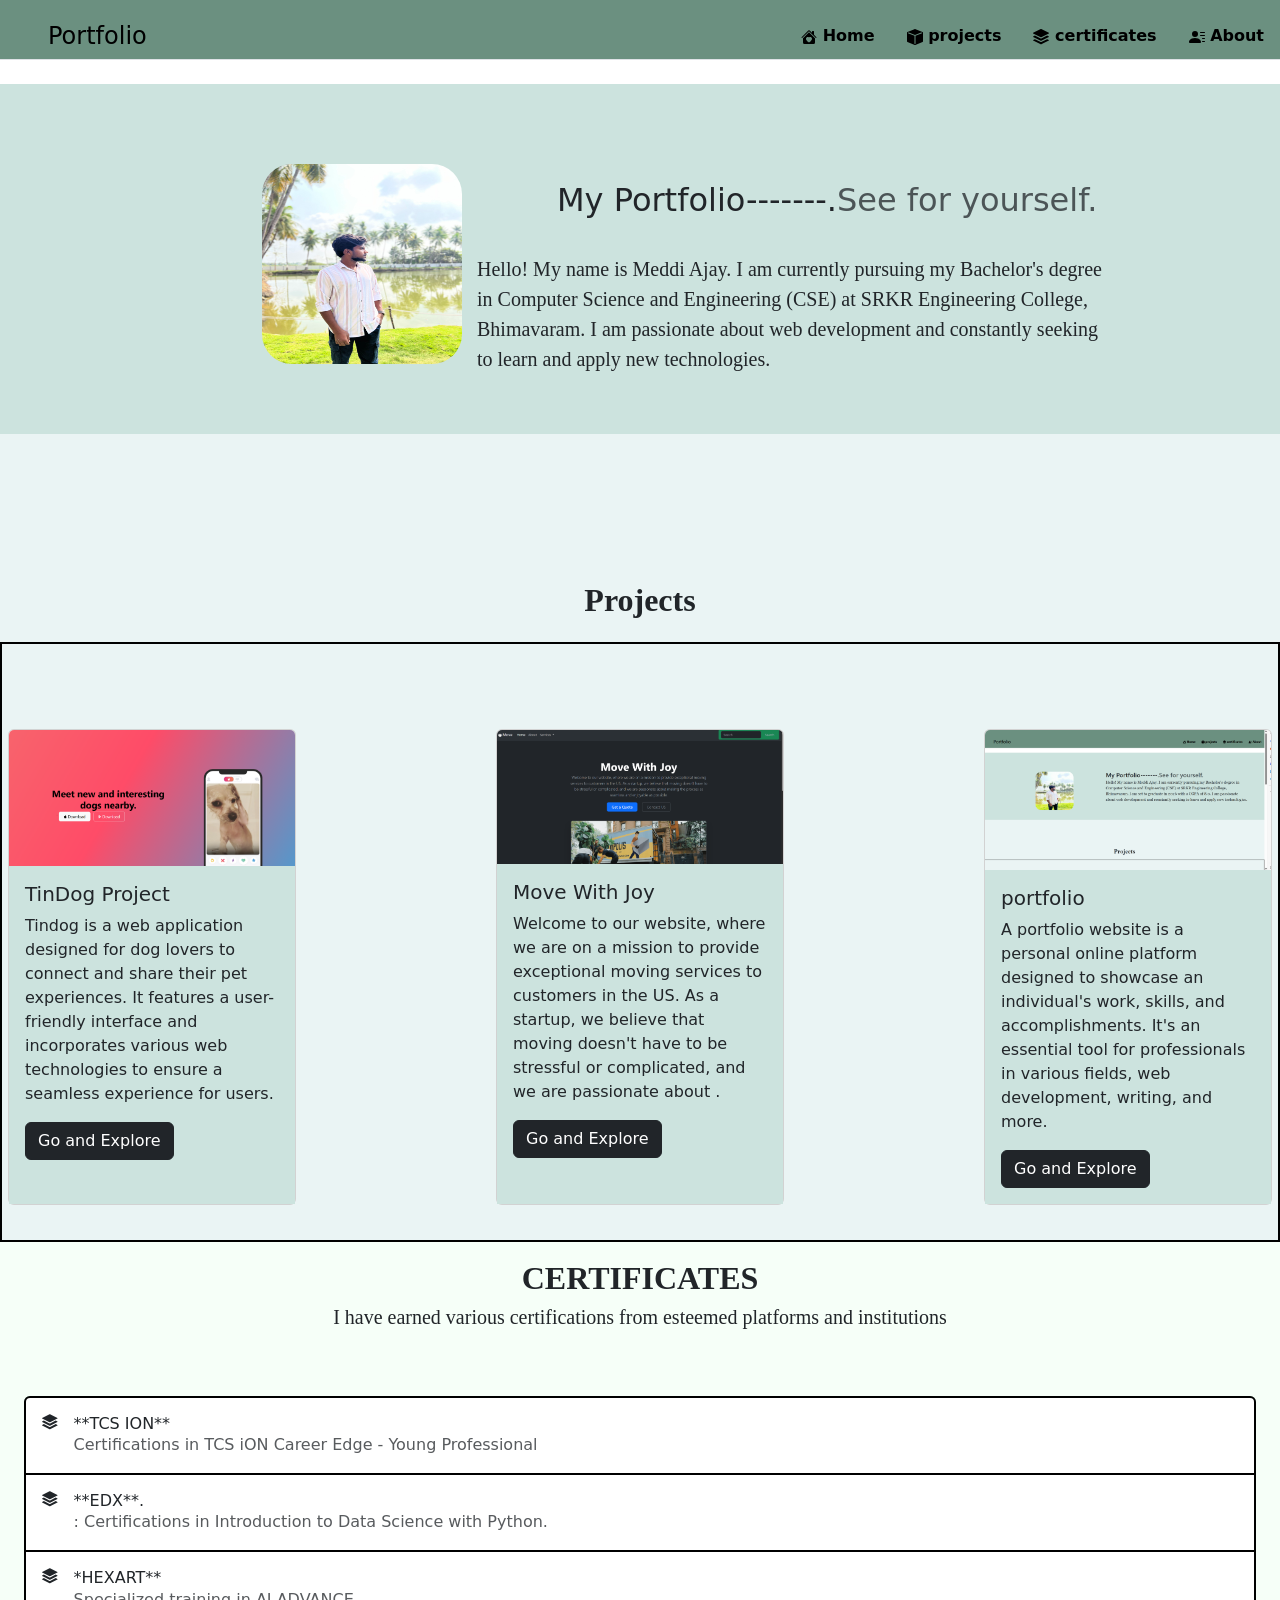
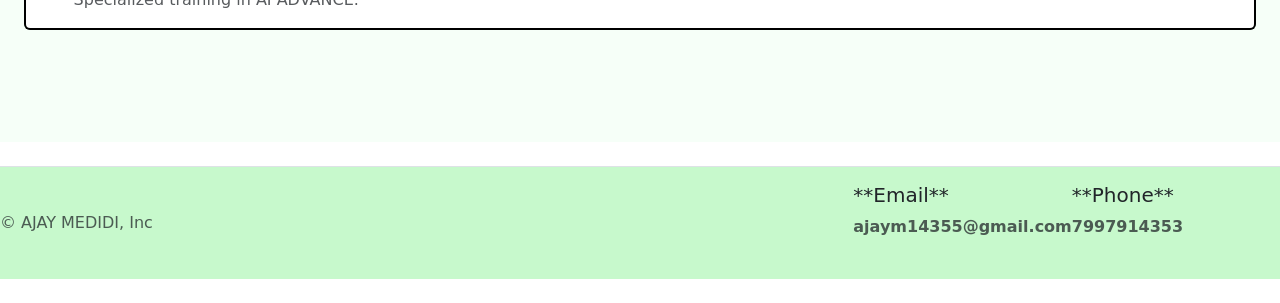
<file: index.html>
<!DOCTYPE html>
<html lang="en" >
<head>
    <meta charset="UTF-8">
    <meta name="viewport" content="width=device-width, initial-scale=1.0">
    <title>portfolio</title>
    <link href="https://cdn.jsdelivr.net/npm/bootstrap@5.3.3/dist/css/bootstrap.min.css" rel="stylesheet" integrity="sha384-QWTKZyjpPEjISv5WaRU9OFeRpok6YctnYmDr5pNlyT2bRjXh0JMhjY6hW+ALEwIH" crossorigin="anonymous">
    <style>
      
      
      
      header{
       background-color:#6b9080;
      }
      .nav{
      
        font-weight: bold;
      }
      
      .container marketing{
        height: 500px;
        display: flex;
        align-items: center;
      }
      
     
      
       

      .featurette-headings{
        height: 200px;
        position: relative;
        padding-top: 150px;
      }
      

      .col-md-5{
        position: relative;
        padding-top: 150px;
        left: 180px;
        bottom: 50px;
        
      }
      
      .projects2{
        height: 600px;
        display: flex;
        align-items: center;
        justify-content: space-around;
        border: 2px solid black;
      }
      .projects{
        
        display: flex;
        justify-content: center;
        gap: 200px;
        padding-top: 50px;

      }
      .list-group-item{
        position: relative;
        float: right;
        border: 2px solid black;
      }
      .container-graident{
        
        background-color: #c7f9cc;
        background-size: 180% 180%;
        animation: gradient-animation 18s ease infinite;
      }
     
      .certificate{
height: 500px;
      }
      #home{
        background-color: #cce3de;
      }
 #projects{
  background-color:#eaf4f4 ;
 }
  #certificatess{
    background-color: #f6fff8;
  }
  .list-group{
    background-color: #a4c3b2;
  }
 @media (max-width:576px)
 {
  
  .lead{
    padding-left: 100px;
  }

     
      
  .navibar{
    height: 100px;
  }
  .projects2{
        height: 1500px;
        display: flex;
        flex-direction: column;
        
        justify-content: space-around;
        border: 2px solid black;
      }
      .projects{
        
        display: flex;
        flex-direction: column;
        justify-content: center;
        gap: 40px;
        padding-top: 10px;

      }
      .container-graident{ 
        gap:10px;
      }


 }
 
    </style>
</head>
<body>
   <!--navbar-->
  <section>
   <div class="navibar">
    <header class="d-flex flex-wrap justify-content-center py-3 mb-4 border-bottom" style="height: 60px;">
        <a href="/" class="d-flex align-items-center mb-3 mb-md-0 me-md-auto link-body-emphasis text-decoration-none">
          <svg class="bi me-2" width="40" height="32"><use xlink:href="#bootstrap"></use></svg>
          <span class="fs-4">Portfolio</span>
        </a>
  
        <ul class="nav nav-pills">
          <li class="nav-item"><a href="#home" class="nav-link "  style="color: black;"><svg xmlns="http://www.w3.org/2000/svg" width="16" height="16" fill="currentColor" class="bi bi-house-heart-fill" viewBox="0 0 16 16">
            <path d="M7.293 1.5a1 1 0 0 1 1.414 0L11 3.793V2.5a.5.5 0 0 1 .5-.5h1a.5.5 0 0 1 .5.5v3.293l2.354 2.353a.5.5 0 0 1-.708.707L8 2.207 1.354 8.853a.5.5 0 1 1-.708-.707z"/>
            <path d="m14 9.293-6-6-6 6V13.5A1.5 1.5 0 0 0 3.5 15h9a1.5 1.5 0 0 0 1.5-1.5zm-6-.811c1.664-1.673 5.825 1.254 0 5.018-5.825-3.764-1.664-6.691 0-5.018"/>
          </svg> Home</a></li>
          <li class="nav-item"><a href="#projects" class="nav-link" style="color: black;"><svg xmlns="http://www.w3.org/2000/svg" width="16" height="16" fill="currentColor" class="bi bi-box-fill" viewBox="0 0 16 16">
            <path fill-rule="evenodd" d="M15.528 2.973a.75.75 0 0 1 .472.696v8.662a.75.75 0 0 1-.472.696l-7.25 2.9a.75.75 0 0 1-.557 0l-7.25-2.9A.75.75 0 0 1 0 12.331V3.669a.75.75 0 0 1 .471-.696L7.443.184l.004-.001.274-.11a.75.75 0 0 1 .558 0l.274.11.004.001zm-1.374.527L8 5.962 1.846 3.5 1 3.839v.4l6.5 2.6v7.922l.5.2.5-.2V6.84l6.5-2.6v-.4l-.846-.339Z"/>
          </svg> projects</a></li>
          <li class="nav-item"><a href="#certificatess" class="nav-link" style="color: black;"><svg xmlns="http://www.w3.org/2000/svg" width="16" height="16" fill="currentColor" class="bi bi-stack" viewBox="0 0 16 16">
            <path d="m14.12 10.163 1.715.858c.22.11.22.424 0 .534L8.267 15.34a.6.6 0 0 1-.534 0L.165 11.555a.299.299 0 0 1 0-.534l1.716-.858 5.317 2.659c.505.252 1.1.252 1.604 0l5.317-2.66zM7.733.063a.6.6 0 0 1 .534 0l7.568 3.784a.3.3 0 0 1 0 .535L8.267 8.165a.6.6 0 0 1-.534 0L.165 4.382a.299.299 0 0 1 0-.535z"/>
            <path d="m14.12 6.576 1.715.858c.22.11.22.424 0 .534l-7.568 3.784a.6.6 0 0 1-.534 0L.165 7.968a.299.299 0 0 1 0-.534l1.716-.858 5.317 2.659c.505.252 1.1.252 1.604 0z"/>
          </svg> certificates</a></li>
          <li class="nav-item"><a href="#about" class="nav-link" style="color: black;"><svg xmlns="http://www.w3.org/2000/svg" width="16" height="16" fill="currentColor" class="bi bi-person-lines-fill" viewBox="0 0 16 16">
            <path d="M6 8a3 3 0 1 0 0-6 3 3 0 0 0 0 6m-5 6s-1 0-1-1 1-4 6-4 6 3 6 4-1 1-1 1zM11 3.5a.5.5 0 0 1 .5-.5h4a.5.5 0 0 1 0 1h-4a.5.5 0 0 1-.5-.5m.5 2.5a.5.5 0 0 0 0 1h4a.5.5 0 0 0 0-1zm2 3a.5.5 0 0 0 0 1h2a.5.5 0 0 0 0-1zm0 3a.5.5 0 0 0 0 1h2a.5.5 0 0 0 0-1z"/>
          </svg> About</a></li>
        </ul>
      </div>
      </header>

  </section> 
    <!--home-->
    <section id="home">
    <div class="container marketing">
        <div class="row featurette">
          <div class="col-md-7 order-md-2">
            <h2 class="featurette-headingsss  font-weight lh-1" style=" display: flex; align-items: center; padding-top: 100px;">My Portfolio-------. <span class="text-body-secondary">See for yourself.</span></h2>
            <p class="lead"  style="font: 1em ;font-family: Georgia, 'Times New Roman', Times, serif;display: flex; align-items:flex-start; position: relative; right: 80px;top: 30px;
">Hello! My name is Meddi Ajay. I am currently pursuing my Bachelor's degree in Computer Science and Engineering (CSE) at SRKR Engineering College, Bhimavaram.  I am passionate about web development and constantly seeking to learn and apply new technologies.
            </p>
            
          </div>
          <div class="col-md-5 order-md-1">
            <img src="./A1.jpg" height="200px" width="200px" style="border-radius: 30px; position: relative; bottom: 20px; float: left;">
          </div>
        </div>       
    
        <!-- /END THE FEATURETTES -->
    
    </div>
    
  </section> 
 <!--projects-->
  <section id="projects">

    <h2 class="featurette-headings font-weight lh-1" style="font: 10em ; font-family: 'Times New Roman'; text-align: center; font-weight: bold;" > Projects</h2>
   
  <div class="projects2"> 
   <div class="projects">
        <div class="card" style="width: 18rem;">
         <img src="./dog.png" class="card-img-top" alt="...">
          <div class="card-body" style="background-color: #cce3de;">
           <h5 class="card-title">TinDog Project</h5>
           <p class="card-text">Tindog is a web application designed for dog lovers to connect and share their pet experiences. It features a user-friendly interface and incorporates various web technologies to ensure a seamless experience for users.</p>
            <a href="./11.3 TinDog Project/" class="btn btn-dark">Go  and Explore</a>
          </div>
       </div>


       <div class="card" style="width: 18rem;">
          <img src="./puppy.png" class="card-img-top" alt="...">
            <div class="card-body" style="background-color: #cce3de;">
               <h5 class="card-title">Move With Joy</h5>
               <p class="card-text">Welcome to our website, where we are on a mission to provide exceptional moving services to customers in the US. As a startup, we believe that moving doesn't have to be stressful or complicated, and we are passionate about .</p>
               <a href="./11.2 Bootstrap Components/" class="btn btn-dark">Go  and Explore </a>
            </div>
         </div>

    <div class="card" style="width: 18rem;">
      <img src="./portofolio.png" class="card-img-top" alt="...">
      <div class="card-body" style="background-color: #cce3de;">
        <h5 class="card-title">portfolio</h5>
        <p class="card-text">A portfolio website is a personal online platform designed to showcase an individual's work, skills, and accomplishments. It's an essential tool for professionals in various fields,  web development, writing, and more.</p>
        <a href="#home"class="btn btn-dark">Go and Explore</a>
      </div>
    </div>
   </div>
  </div>
     
  </section>


 <!--certificates-->
  <section id="certificatess">
<div class="certificate">
  <h2 class="featurette-headingss font-weight lh-1" style="font: 10em ; font-family: 'Times New Roman'; text-align: center; font-weight: bold; padding-top: 20px;" >CERTIFICATES</h2>
  <p class="lead"  style="font: 1em ;font-family: Georgia, 'Times New Roman', Times, serif; text-align: center;">I have earned various certifications from esteemed platforms and institutions</p>
    
  <div class="d-flexs flex-column flex-md-row p-4 gap-4 py-md-5 align-items-center justify-content-center">
      <div class="list-group">
        <a href="./MEDIDI_AJAY_TCSION.pdf" class="list-group-item list-group-item-action d-flex gap-3 py-3" aria-current="true">
          <svg xmlns="http://www.w3.org/2000/svg" width="16" height="16" fill="currentColor" class="bi bi-stack" viewBox="0 0 16 16">
            <path d="m14.12 10.163 1.715.858c.22.11.22.424 0 .534L8.267 15.34a.6.6 0 0 1-.534 0L.165 11.555a.299.299 0 0 1 0-.534l1.716-.858 5.317 2.659c.505.252 1.1.252 1.604 0l5.317-2.66zM7.733.063a.6.6 0 0 1 .534 0l7.568 3.784a.3.3 0 0 1 0 .535L8.267 8.165a.6.6 0 0 1-.534 0L.165 4.382a.299.299 0 0 1 0-.535z"/>
            <path d="m14.12 6.576 1.715.858c.22.11.22.424 0 .534l-7.568 3.784a.6.6 0 0 1-.534 0L.165 7.968a.299.299 0 0 1 0-.534l1.716-.858 5.317 2.659c.505.252 1.1.252 1.604 0z"/>
          </svg>
          <div class="d-flex gap-2 w-100 justify-content-between">
            <div>
              <h6 class="mb-0">**TCS ION**</h6>
              <p class="mb-0 opacity-75">Certifications in TCS iON Career Edge - Young Professional</p>
            </div>
         
          </div>
        </a>
        <a href="./python_datascience Certificate _ edX.pdf" class="list-group-item list-group-item-action d-flex gap-3 py-3" aria-current="true">
          <svg xmlns="http://www.w3.org/2000/svg" width="16" height="16" fill="currentColor" class="bi bi-stack" viewBox="0 0 16 16">
            <path d="m14.12 10.163 1.715.858c.22.11.22.424 0 .534L8.267 15.34a.6.6 0 0 1-.534 0L.165 11.555a.299.299 0 0 1 0-.534l1.716-.858 5.317 2.659c.505.252 1.1.252 1.604 0l5.317-2.66zM7.733.063a.6.6 0 0 1 .534 0l7.568 3.784a.3.3 0 0 1 0 .535L8.267 8.165a.6.6 0 0 1-.534 0L.165 4.382a.299.299 0 0 1 0-.535z"/>
            <path d="m14.12 6.576 1.715.858c.22.11.22.424 0 .534l-7.568 3.784a.6.6 0 0 1-.534 0L.165 7.968a.299.299 0 0 1 0-.534l1.716-.858 5.317 2.659c.505.252 1.1.252 1.604 0z"/>
          </svg>
          <div class="d-flex gap-2 w-100 justify-content-between">
            <div>
              <h6 class="mb-0">**EDX**.</h6>
              <p class="mb-0 opacity-75">: Certifications in  Introduction to Data Science with Python.</p>
            </div>
            
          </div>
        </a>
        <a href="./AI_Advance-Medidi_Ajay.pdf" class="list-group-item list-group-item-action d-flex gap-3 py-3" aria-current="true">
          <svg xmlns="http://www.w3.org/2000/svg" width="16" height="16" fill="currentColor" class="bi bi-stack" viewBox="0 0 16 16">
            <path d="m14.12 10.163 1.715.858c.22.11.22.424 0 .534L8.267 15.34a.6.6 0 0 1-.534 0L.165 11.555a.299.299 0 0 1 0-.534l1.716-.858 5.317 2.659c.505.252 1.1.252 1.604 0l5.317-2.66zM7.733.063a.6.6 0 0 1 .534 0l7.568 3.784a.3.3 0 0 1 0 .535L8.267 8.165a.6.6 0 0 1-.534 0L.165 4.382a.299.299 0 0 1 0-.535z"/>
            <path d="m14.12 6.576 1.715.858c.22.11.22.424 0 .534l-7.568 3.784a.6.6 0 0 1-.534 0L.165 7.968a.299.299 0 0 1 0-.534l1.716-.858 5.317 2.659c.505.252 1.1.252 1.604 0z"/>
          </svg>
          <div class="d-flex gap-2 w-100 justify-content-between">
            <div>
              <h6 class="mb-0">*HEXART**</h6>
              <p class="mb-0 opacity-75">Specialized training in AI ADVANCE.</p>
            </div>

          </div>
        </a>
      </div>
    </div>
  </div> 
  </section> 
 
<!--footer-->
  <section id="about">
    
    <div class="container-graident">
      <footer class="d-flex flex-wrap justify-content-between align-items-center py-3 my-4 border-top">
        <p class="col-md-4 mb-0 text-body-secondary">© AJAY MEDIDI, Inc</p>
    
        <a href="/" class="col-md-4 d-flex align-items-center justify-content-center mb-3 mb-md-0 me-md-auto link-body-emphasis text-decoration-none">
          <svg class="bi me-2" width="40" height="32"><use xlink:href="#bootstrap"></use></svg>
        </a>
    
        <div class="col mb-3">
          <h5>**Email**</h5>
          <ul class="nav flex-column">
         
            <li class="nav-item mb-2"><a href="#" class="nav-link p-0 text-body-secondary">ajaym14355@gmail.com  </a></li>
          
          </ul>
        </div>
        <div class="col mb-3">
          <h5>**Phone**</h5>
          <ul class="nav flex-column">
            
            <li class="nav-item mb-2"><a href="#" class="nav-link p-0 text-body-secondary">7997914353</a></li>
          
          </ul>
        </div>
      </footer>
    </div>
    </footer>

  </section> 
  <script src="https://cdn.jsdelivr.net/npm/bootstrap@5.3.3/dist/js/bootstrap.bundle.min.js" integrity="sha384-YvpcrYf0tY3lHB60NNkmXc5s9fDVZLESaAA55NDzOxhy9GkcIdslK1eN7N6jIeHz" crossorigin="anonymous"></script>
</body>
</html>
</file>
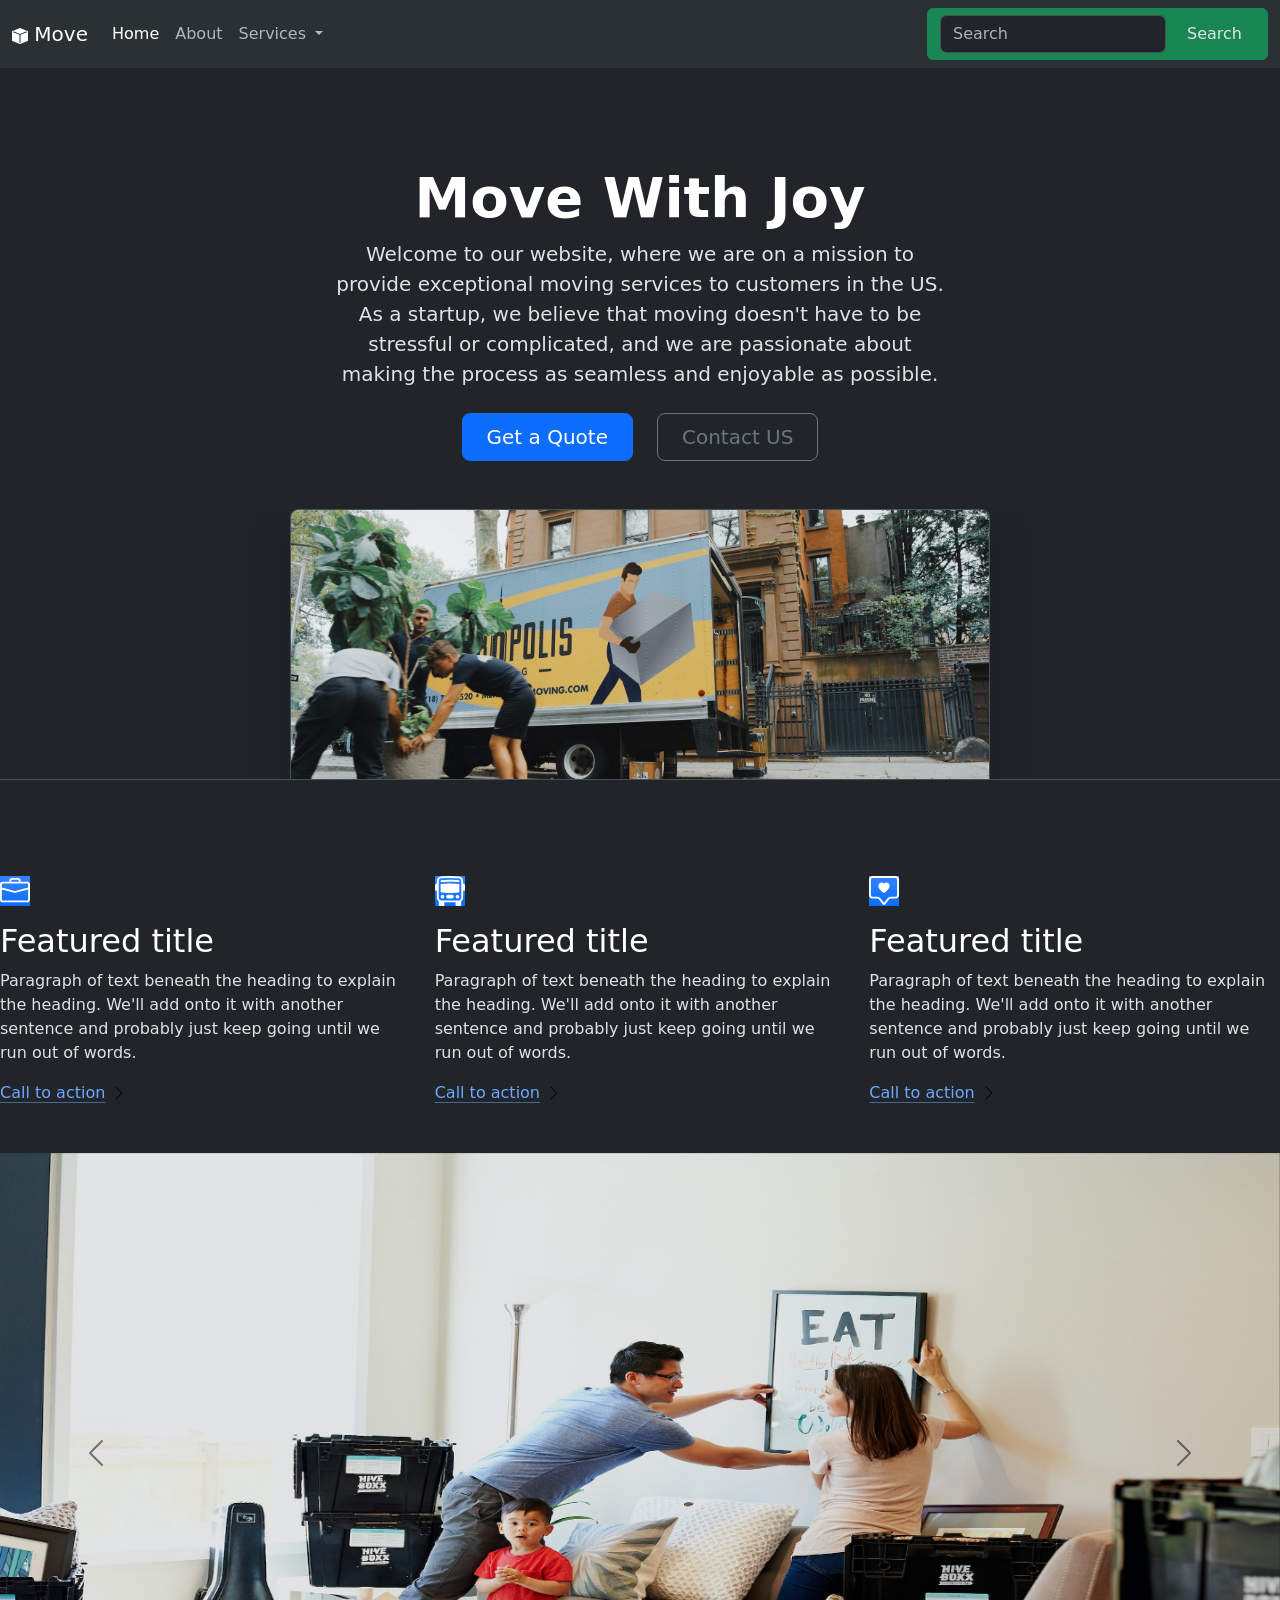
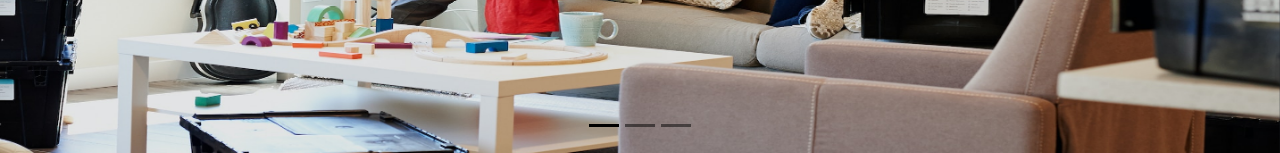
<file: 11.2 Bootstrap Components/index.html>
<!DOCTYPE html>
<html lang="en" data-bs-theme="dark">

<head>
  <meta charset="UTF-8">
  <meta name="viewport" content="width=device-width, initial-scale=1.0">
  <title>Bootstrap Components</title>
  <link href="https://cdn.jsdelivr.net/npm/bootstrap@5.3.0-alpha2/dist/css/bootstrap.min.css" rel="stylesheet"
    integrity="sha384-aFq/bzH65dt+w6FI2ooMVUpc+21e0SRygnTpmBvdBgSdnuTN7QbdgL+OapgHtvPp" crossorigin="anonymous">
  <style>

  </style>
</head>

<body>
  <nav class="navbar navbar-expand-lg bg-body-tertiary">
    <div class="container-fluid">
      <a class="navbar-brand" href="#"><svg xmlns="http://www.w3.org/2000/svg" width="16" height="16" fill="currentColor" class="bi bi-box-fill" viewBox="0 0 16 16">
        <path fill-rule="evenodd" d="M15.528 2.973a.75.75 0 0 1 .472.696v8.662a.75.75 0 0 1-.472.696l-7.25 2.9a.75.75 0 0 1-.557 0l-7.25-2.9A.75.75 0 0 1 0 12.331V3.669a.75.75 0 0 1 .471-.696L7.443.184l.004-.001.274-.11a.75.75 0 0 1 .558 0l.274.11.004.001zm-1.374.527L8 5.962 1.846 3.5 1 3.839v.4l6.5 2.6v7.922l.5.2.5-.2V6.84l6.5-2.6v-.4l-.846-.339Z"/>
      </svg> Move</a>
      <button class="navbar-toggler" type="button" data-bs-toggle="collapse" data-bs-target="#navbarSupportedContent" aria-controls="navbarSupportedContent" aria-expanded="false" aria-label="Toggle navigation">
        <span class="navbar-toggler-icon"></span>
      </button>
      <div class="collapse navbar-collapse" id="navbarSupportedContent">
        <ul class="navbar-nav me-auto mb-2 mb-lg-0">
          <li class="nav-item">
            <a class="nav-link active" aria-current="page" href="#">Home</a>
          </li>
          <li class="nav-item">
            <a class="nav-link" href="#">About</a>
          </li>
          <li class="nav-item dropdown">
            <a class="nav-link dropdown-toggle" href="#" role="button" data-bs-toggle="dropdown" aria-expanded="false">
              Services
            </a>
            <ul class="dropdown-menu">
              <li><a class="dropdown-item" href="#">Action</a></li>
              <li><a class="dropdown-item" href="#">Another action</a></li>
              <li><hr class="dropdown-divider"></li>
              <li><a class="dropdown-item" href="#">Something else here</a></li>
            </ul>
          </li>
          
        </ul>
        <form class="d-flex  btn btn-success"  role="search">
          <input class="form-control me-2" type="search" placeholder="Search" aria-label="Search">
          <button class="btn " type="submit">Search</button>
        </form>
      </div>
    </div>
  </nav>

  <div class="px-4 pt-5 my-5 text-center border-bottom">
    <h1 class="display-4 fw-bold text-body-emphasis">Move With Joy</h1>
    <div class="col-lg-6 mx-auto">
      <p class="lead mb-4">Welcome to our website, where we are on a mission to provide exceptional moving services to customers in the US. As a startup, we believe that moving doesn't have to be stressful or complicated, and we are passionate about making the process as seamless and enjoyable as possible.</p>
      <div class="d-grid gap-2 d-sm-flex justify-content-sm-center mb-5">
        <button type="button" class="btn btn-primary btn-lg px-4 me-sm-3">Get a Quote</button>
        <button type="button" class="btn btn-outline-secondary btn-lg px-4">Contact US</button>
      </div>
    </div>
    <div class="overflow-hidden" style="max-height: 30vh;">
      <div class="container px-5">
        <img src="./moving-van.jpg" class="img-fluid border rounded-3 shadow-lg mb-4" alt="Example image" width="700" height="500" loading="lazy">
      </div>
    </div>
  </div>
  <div class="row g-4 py-5 row-cols-1 row-cols-lg-3">
    <div class="feature col">
      <div class="feature-icon d-inline-flex align-items-center justify-content-center text-bg-primary bg-gradient fs-2 mb-3">
        <img src="./briefcase.svg" height="30">
      </div>
      <h3 class="fs-2 text-body-emphasis">Featured title</h3>
      <p>Paragraph of text beneath the heading to explain the heading. We'll add onto it with another sentence and probably just keep going until we run out of words.</p>
      <a href="#" class="icon-link">
        Call to action
        <img src="./chevron-right.svg">
      </a>
    </div>
    <div class="feature col">
      <div class="feature-icon d-inline-flex align-items-center justify-content-center text-bg-primary bg-gradient fs-2 mb-3">
        <img src="./bus-front.svg" height="30">
      </div>
      <h3 class="fs-2 text-body-emphasis">Featured title</h3>
      <p>Paragraph of text beneath the heading to explain the heading. We'll add onto it with another sentence and probably just keep going until we run out of words.</p>
      <a href="#" class="icon-link">
        Call to action
        <img src="./chevron-right.svg">
      </a>
    </div>
    <div class="feature col">
      <div class="feature-icon d-inline-flex align-items-center justify-content-center text-bg-primary bg-gradient fs-2 mb-3">
        <img src="./chat-square-heart.svg" height="30">
      </div>
      <h3 class="fs-2 text-body-emphasis">Featured title</h3>
      <p>Paragraph of text beneath the heading to explain the heading. We'll add onto it with another sentence and probably just keep going until we run out of words.</p>
      <a href="#" class="icon-link">
        Call to action
        <img src="./chevron-right.svg">
      </a>
    </div>
  </div>
  <div id="carouselExampleIndicators" class="carousel slide">
    <div class="carousel-indicators">
      <button type="button" data-bs-target="#carouselExampleIndicators" data-bs-slide-to="0" class="active" aria-current="true" aria-label="Slide 1"></button>
      <button type="button" data-bs-target="#carouselExampleIndicators" data-bs-slide-to="1" aria-label="Slide 2"></button>
      <button type="button" data-bs-target="#carouselExampleIndicators" data-bs-slide-to="2" aria-label="Slide 3"></button>
    </div>
    <div class="carousel-inner">
      <div class="carousel-item active">
        <img src="./family.jpg" class="d-block w-100" alt="..." height="600px">
      </div>
      <div class="carousel-item">
        <img src="./dog.jpg" class="d-block w-100" alt="..." height="600px">
      </div>
      <div class="carousel-item">
        <img src="./couple.jpg" class="d-block w-100" alt="..." height="600px">
      </div>
    </div>
    <button class="carousel-control-prev" type="button" data-bs-target="#carouselExampleIndicators" data-bs-slide="prev">
      <span class="carousel-control-prev-icon" aria-hidden="true"></span>
      <span class="visually-hidden">Previous</span>
    </button>
    <button class="carousel-control-next" type="button" data-bs-target="#carouselExampleIndicators" data-bs-slide="next">
      <span class="carousel-control-next-icon" aria-hidden="true"></span>
      <span class="visually-hidden">Next</span>
    </button>
  </div>
    </div>
</div>
<script src="https://cdn.jsdelivr.net/npm/bootstrap@5.3.3/dist/js/bootstrap.bundle.min.js" integrity="sha384-YvpcrYf0tY3lHB60NNkmXc5s9fDVZLESaAA55NDzOxhy9GkcIdslK1eN7N6jIeHz" crossorigin="anonymous"></script>
</body>

</html>
</file>
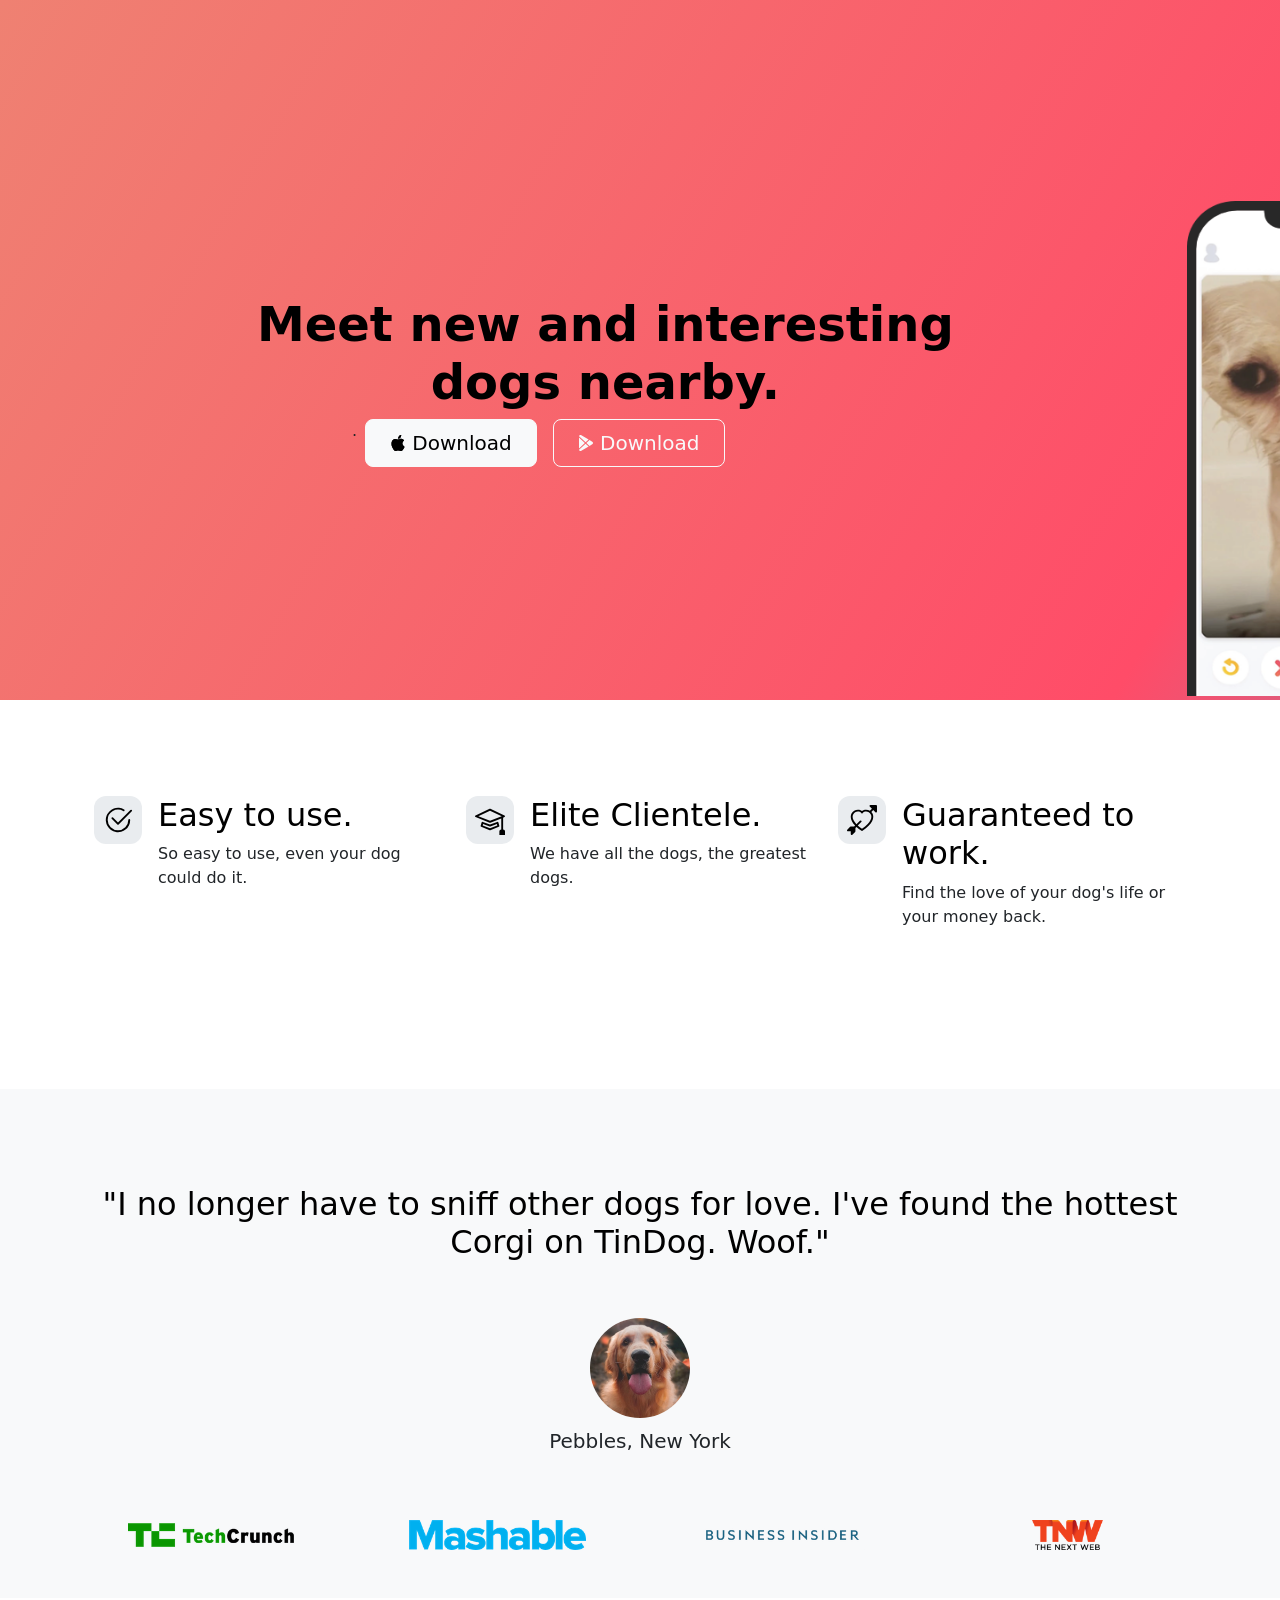
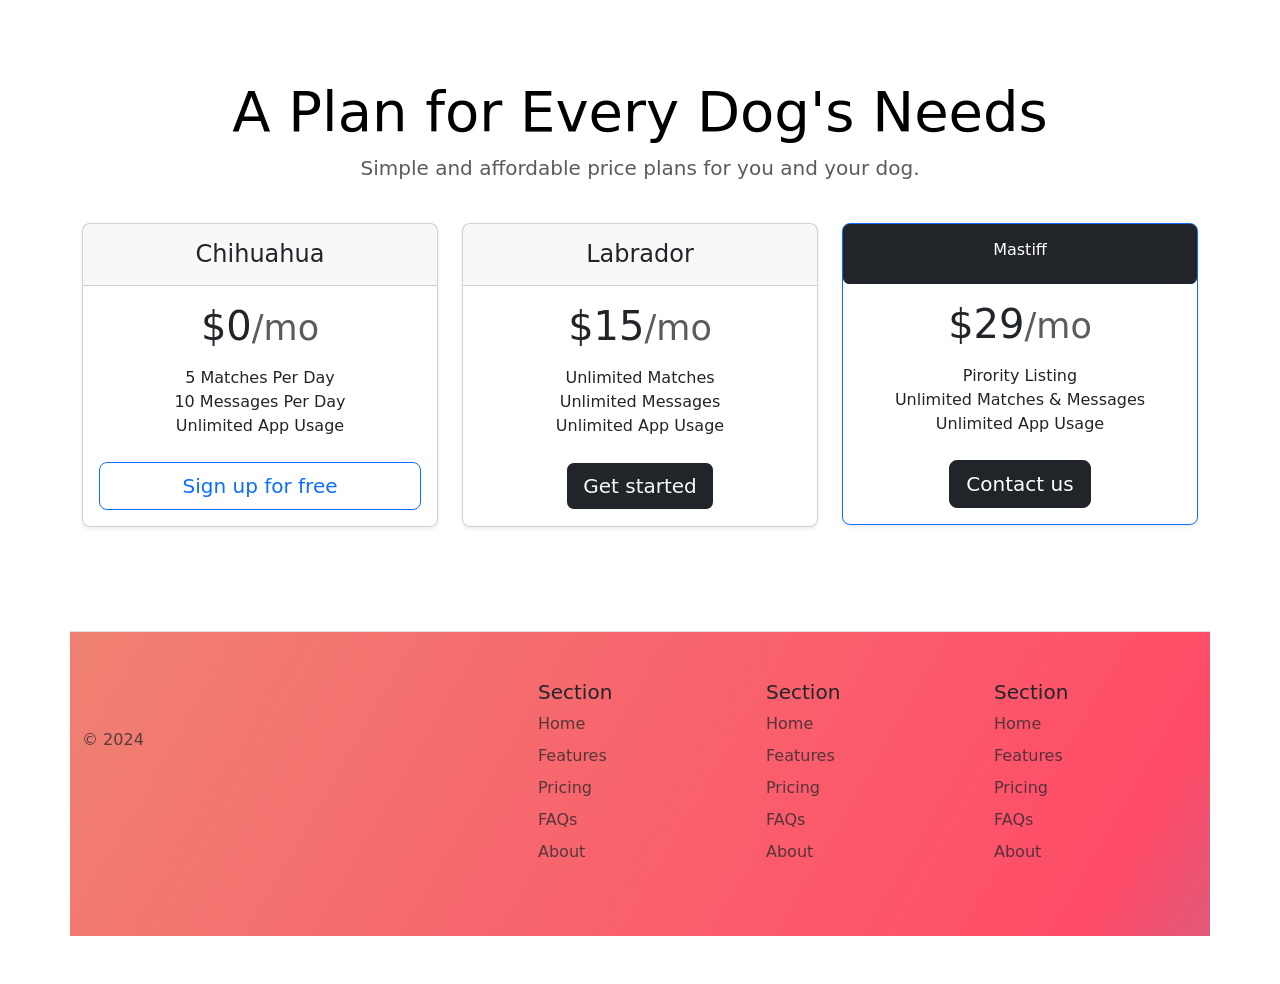
<file: 11.3 TinDog Project/index.html>
<!DOCTYPE html>
<html lang="en">

<head>
  <meta charset="UTF-8">
  <meta name="viewport" content="width=device-width, initial-scale=1.0">
  <title>TinDog</title>
    <link href="https://cdn.jsdelivr.net/npm/bootstrap@5.3.3/dist/css/bootstrap.min.css" rel="stylesheet" integrity="sha384-QWTKZyjpPEjISv5WaRU9OFeRpok6YctnYmDr5pNlyT2bRjXh0JMhjY6hW+ALEwIH" crossorigin="anonymous">
  <link rel="stylesheet" href="./css/style.css">
</head>

<body>

  <!-- Title -->
  <section id="title" class="gradient-background" >
    <div class="px-4 py-5 my-5 text-center">
    <img class="d-block mx-auto mb-4"  class="titleimg" src="./images/iphone.png" alt="" width="300" height="500">
    <h1   class="display-5 fw-bold text-body-emphasis">Meet new and interesting dogs nearby. </h1>
    <div class="col-lg-6 mx-auto">
      <div class="d-grid gap-2 d-sm-flex justify-content-sm-center">.
        <button type="button" class="btn btn-light btn-lg px-4 me-md-2"> <svg xmlns="http://www.w3.org/2000/svg" width="16" height="16" fill="currentColor"
          class="bi bi-apple mb-1" viewBox="0 0 16 16">
<path
            d="M11.182.008C11.148-.03 9.923.023 8.857 1.18c-1.066 1156-.902 2.482-.878 2.516.024.034 1.52.087 2.475-1.258.955-1.345.762-2.391.728-2.43Zm3.314 11.733c-.048-.096-2.325-1.234-2.113-3.422.212-2.189 1.675-2.789 1.698-2.854.023-.065-.597-.79-1.254-1.157a3.692 3.692 0 0 0-1.563-.434c-.108-.003-.483-.095-1.254.116-.508.139-1.653.589-1.968.607-.316.018-1.256-.522-2.267-.665-.647-.125-1.333.131-1.824.328-.49.196-1.422.754-2.074 2.237-.652 1.482-.311 3.83-.067 4.56.244.729.625 1.924 1.273 2.796.576.984 1.34 1.667 1.659 1.899.319.232 1.219.386 1.843.067.502-.308 1.408-.485 1.766-.472.357.013 1.061.154 1.782.539.571.197 1.111.115 1.652-.105.541-.221 1.324-1.059 2.238-2.758.347-.79.505-1.217.473-1.282Z" />
<path
            d="M11.182.008C11.148-.03 9.923.023 8.857 1.18c-1.066 1.156-.902 2.482-.878 2.516.024.034 1.52.087 2.475-1.258.955-1.345.762-2.391.728-2.43Zm3.314 11.733c-.048-.096-2.325-1.234-2.113-3.422.212-2.189 1.675-2.789 1.698-2.854.023-.065-.597-.79-1.254-1.157a3.692 3.692 0 0 0-1.563-.434c-.108-.003-.483-.095-1.254.116-.508.139-1.653.589-1.968.607-.316.018-1.256-.522-2.267-.665-.647-.125-1.333.131-1.824.328-.49.196-1.422.754-2.074 2.237-.652 1.482-.311 3.83-.067 4.56.244.729.625 1.924 1.273 2.796.576.984 1.34 1.667 1.659 1.899.319.232 1.219.386 1.843.067.502-.308 1.408-.485 1.766-.472.357.013 1.061.154 1.782.539.571.197 1.111.115 1.652-.105.541-.221 1.324-1.059 2.238-2.758.347-.79.505-1.217.473-1.282Z" />
</svg>
Download</button>
        <button type="button" class="btn btn-outline-light btn-lg px-4"> <svg xmlns="http://www.w3.org/2000/svg" width="16" height="16" fill="currentColor"
          class="bi bi-google-play mb-1" viewBox="0 0 16 16">
<path
            d="M14.222 9.374c1.037-.61 1.037-2.137 0-2.748L11.528 5.04 8.32 8l3.207 2.96 2.694-1.586Zm-3.595 2.116L7.583 8.68 1.03 14.73c.201 1.029 1.36 1.61 2.303 1.055l7.294-4.295ZM1 13.396V2.603L6.846 8 1 13.396ZM1.03 1.27l6.553 6.05 3.044-2.81L3.333.215C2.39-.341 1.231.24 1.03 1.27Z" />
</svg> Download</button>
      </div>
    </div>
  </div>
  
  </section>
  <!-- Features -->
  <section id="features">
    <div class="container px-4 py-5" id="hanging-icons">
      <div class="row g-4 py-5 row-cols-1 row-cols-lg-3">
        <div class="col d-flex align-items-start">
          <div class="icon-square text-body-emphasis bg-body-secondary d-inline-flex align-items-center justify-content-center fs-4 flex-shrink-0 me-3">
            <svg xmlns="http://www.w3.org/2000/svg" height="30" fill="currentColor" class="bi bi-check2-circle"
              viewBox="0 0 16 16">
<path
                d="M2.5 8a5.5 5.5 0 0 1 8.25-4.764.5.5 0 0 0 .5-.866A6.5 6.5 0 1 0 14.5 8a.5.5 0 0 0-1 0 5.5 5.5 0 1 1-11 0z" />
<path
                d="M15.354 3.354a.5.5 0 0 0-.708-.708L8 9.293 5.354 6.646a.5.5 0 1 0-.708.708l3 3a.5.5 0 0 0 .708 0l7-7z" />
</svg>
          </div>
          <div>
            <h3 class="fs-2 text-body-emphasis">Easy to use.</h3>
            <p>So easy to use, even your dog could do it.</p>
          </div>
        </div>
        <div class="col d-flex align-items-start">
          <div class="icon-square text-body-emphasis bg-body-secondary d-inline-flex align-items-center justify-content-center fs-4 flex-shrink-0 me-3">
            <svg xmlns="http://www.w3.org/2000/svg" height="30" fill="currentColor" class="bi bi-mortarboard" viewBox="0 0 16 16">
              <path d="M8.211 2.047a.5.5 0 0 0-.422 0l-7.5 3.5a.5.5 0 0 0 .025.917l7.5 3a.5.5 0 0 0 .372 0L14 7.14V13a1 1 0 0 0-1 1v2h3v-2a1 1 0 0 0-1-1V6.739l.686-.275a.5.5 0 0 0 .025-.917l-7.5-3.5ZM8 8.46 1.758 5.965 8 3.052l6.242 2.913L8 8.46Z"/>
              <path d="M4.176 9.032a.5.5 0 0 0-.656.327l-.5 1.7a.5.5 0 0 0 .294.605l4.5 1.8a.5.5 0 0 0 .372 0l4.5-1.8a.5.5 0 0 0 .294-.605l-.5-1.7a.5.5 0 0 0-.656-.327L8 10.466 4.176 9.032Zm-.068 1.873.22-.748 3.496 1.311a.5.5 0 0 0 .352 0l3.496-1.311.22.748L8 12.46l-3.892-1.556Z"/>
              </svg>
          </div>
          <div>
            <h3 class="fs-2 text-body-emphasis">Elite Clientele.</h3>
            <p>  We have all the dogs, the greatest dogs.</p>
           
          </div>
        </div>
        <div class="col d-flex align-items-start">
          <div class="icon-square text-body-emphasis bg-body-secondary d-inline-flex align-items-center justify-content-center fs-4 flex-shrink-0 me-3">
            <svg xmlns="http://www.w3.org/2000/svg" height="30" fill="currentColor" class="bi bi-arrow-through-heart"
              viewBox="0 0 16 16">
<path fill-rule="evenodd"
                d="M2.854 15.854A.5.5 0 0 1 2 15.5V14H.5a.5.5 0 0 1-.354-.854l1.5-1.5A.5.5 0 0 1 2 11.5h1.793l.53-.53c-.771-.802-1.328-1.58-1.704-2.32-.798-1.575-.775-2.996-.213-4.092C3.426 2.565 6.18 1.809 8 3.233c1.25-.98 2.944-.928 4.212-.152L13.292 2 12.147.854A.5.5 0 0 1 12.5 0h3a.5.5 0 0 1 .5.5v3a.5.5 0 0 1-.854.354L14 2.707l-1.006 1.006c.236.248.44.531.6.845.562 1.096.585 2.517-.213 4.092-.793 1.563-2.395 3.288-5.105 5.08L8 13.912l-.276-.182a21.86 21.86 0 0 1-2.685-2.062l-.539.54V14a.5.5 0 0 1-.146.354l-1.5 1.5Zm2.893-4.894A20.419 20.419 0 0 0 8 12.71c2.456-1.666 3.827-3.207 4.489-4.512.679-1.34.607-2.42.215-3.185-.817-1.595-3.087-2.054-4.346-.761L8 4.62l-.358-.368c-1.259-1.293-3.53-.834-4.346.761-.392.766-.464 1.845.215 3.185.323.636.815 1.33 1.519 2.065l1.866-1.867a.5.5 0 1 1 .708.708L5.747 10.96Z" />
</svg>
          </div>
          <div>
            <h3 class="fs-2 text-body-emphasis">Guaranteed to work.</h3>
            <p>Find the love of your dog's life or your money back.</p>
           
          </div>
        </div>
      </div>
    </div>

  </section>
  <!-- Testimonial -->
  <section id="testimonial">
    <div class="my-5">
      <div class="p-5 text-center bg-body-tertiary">
        <div class="container py-5">
          <h2 class="text-body-emphasis">"I no longer have to sniff other dogs for love. I've found the hottest Corgi on
            TinDog. Woof."</h2>
          <img class="profile-img mt-5" src="./images/dog-img.jpg" alt="dog image">
          <p class="col-lg-8 mx-auto lead mt-2">
            Pebbles, New York
          </p>
        </div>
        

  
  
       <div class="container">
       <div class="row">
       <div class="col-lg-3 col-sm-12">
        <img src="./images/techcrunch.png" alt="techcrunch" height="30">
      </div>
      <div class="col-lg-3 col-sm-12">
        <img src="./images/mashable.png" alt="mashable" height="30">
      </div>
      <div class="col-lg-3 col-sm-12">
        <img src="./images/bizinsider.png" alt="bizinsider" height="30">
      </div>
      <div class="col-lg-3 col-sm-12">
        <img src="./images/tnw.png" alt="tnw" height="30">
      </div>
    </div>
  </div>
</div>
</div>

  </section>
  <!-- Pricing -->
  <section id="pricing">
    <div class="container py-3">
      <header>
        <div class="pricing-header p-3 pb-md-4 mx-auto text-center">
          <h1 class="display-4 fw-normal text-body-emphasis">A Plan for Every Dog's Needs</h1>
          <p class="fs-5 text-body-secondary">Simple and affordable price plans for you and your dog.</p>
        </div>
      </header>
    
      <main>
        <div class="row row-cols-1 row-cols-md-3 mb-3 text-center">
          <div class="col">
            <div class="card mb-4 rounded-3 shadow-sm">
              <div class="card-header py-3">
                <h4 class="my-0 fw-normal">Chihuahua</h4>
              </div>
              <div class="card-body">
                <h1 class="card-title pricing-card-title">$0<small class="text-body-secondary fw-light">/mo</small></h1>
                <ul class="list-unstyled mt-3 mb-4">
                  <li> 5 Matches Per Day</li>
                  <li> 10 Messages Per Day</li>
                  <li>Unlimited App Usage</li>
                </ul>
                <button type="button" class="w-100 btn btn-lg btn-outline-primary">Sign up for free</button>
              </div>
            </div>
          </div>
          <div class="col">
            <div class="card mb-4 rounded-3 shadow-sm">
              <div class="card-header py-3">
                <h4 class="my-0 fw-normal">Labrador</h4>
              </div>
              <div class="card-body">
                <h1 class="card-title pricing-card-title">$15<small class="text-body-secondary fw-light">/mo</small></h1>
                <ul class="list-unstyled mt-3 mb-4">
                  <li>Unlimited Matches</li>
                  <li>Unlimited Messages</li>
                  <li> Unlimited App Usage </li>
                </ul>
                <button type="button" class="btn btn-dark btn-lg bt btn-outline-light" >Get started</button>
              </div>
            </div>
          </div>
          <div class="col">
            <div class="card mb-4 rounded-3 shadow-sm border-primary">
              <div class="btn btn-dark" >
                <h4 class="btn btn-dark" btn-lg >Mastiff</h4>
              </div>
              <div class="card-body">
                <h1 class="card-title pricing-card-title">$29<small class="text-body-secondary fw-light">/mo</small></h1>
                <ul class="list-unstyled mt-3 mb-4">
                  <li>Pirority Listing</li>
                  <li> Unlimited Matches & Messages</li>
                  <li>Unlimited App Usage</li>
                </ul>
                <button type="button" class="btn btn-dark btn-lg" >Contact us </button>
              </div>
            </div>
          </div>
        </div>
    
        
    </div>
  </section>
  <!-- Footer -->
  <section id="footer">
    <div class="container">
      <footer class="row row-cols-1 row-cols-sm-2 row-cols-md-5 py-5 my-5 border-top">
        <div class="col mb-3">
          <a href="/" class="d-flex align-items-center mb-3 link-body-emphasis text-decoration-none">
            <svg class="bi me-2" width="40" height="32"><use xlink:href="#bootstrap"></use></svg>
          </a>
          <p class="text-body-secondary">© 2024</p>
        </div>
    
        <div class="col mb-3">
    
        </div>
    
        <div class="col mb-3">
          <h5>Section</h5>
          <ul class="nav flex-column">
            <li class="nav-item mb-2"><a href="#" class="nav-link p-0 text-body-secondary">Home</a></li>
            <li class="nav-item mb-2"><a href="#" class="nav-link p-0 text-body-secondary">Features</a></li>
            <li class="nav-item mb-2"><a href="#" class="nav-link p-0 text-body-secondary">Pricing</a></li>
            <li class="nav-item mb-2"><a href="#" class="nav-link p-0 text-body-secondary">FAQs</a></li>
            <li class="nav-item mb-2"><a href="#" class="nav-link p-0 text-body-secondary">About</a></li>
          </ul>
        </div>
    
        <div class="col mb-3">
          <h5>Section</h5>
          <ul class="nav flex-column">
            <li class="nav-item mb-2"><a href="#" class="nav-link p-0 text-body-secondary">Home</a></li>
            <li class="nav-item mb-2"><a href="#" class="nav-link p-0 text-body-secondary">Features</a></li>
            <li class="nav-item mb-2"><a href="#" class="nav-link p-0 text-body-secondary">Pricing</a></li>
            <li class="nav-item mb-2"><a href="#" class="nav-link p-0 text-body-secondary">FAQs</a></li>
            <li class="nav-item mb-2"><a href="#" class="nav-link p-0 text-body-secondary">About</a></li>
          </ul>
        </div>
    
        <div class="col mb-3">
          <h5>Section</h5>
          <ul class="nav flex-column">
            <li class="nav-item mb-2"><a href="#" class="nav-link p-0 text-body-secondary">Home</a></li>
            <li class="nav-item mb-2"><a href="#" class="nav-link p-0 text-body-secondary">Features</a></li>
            <li class="nav-item mb-2"><a href="#" class="nav-link p-0 text-body-secondary">Pricing</a></li>
            <li class="nav-item mb-2"><a href="#" class="nav-link p-0 text-body-secondary">FAQs</a></li>
            <li class="nav-item mb-2"><a href="#" class="nav-link p-0 text-body-secondary">About</a></li>
          </ul>
        </div>
      </footer>
    </div>

  </section>
  <script src="https://cdn.jsdelivr.net/npm/bootstrap@5.3.3/dist/js/bootstrap.bundle.min.js" integrity="sha384-YvpcrYf0tY3lHB60NNkmXc5s9fDVZLESaAA55NDzOxhy9GkcIdslK1eN7N6jIeHz" crossorigin="anonymous"></script>
</body>

</html>
</file>
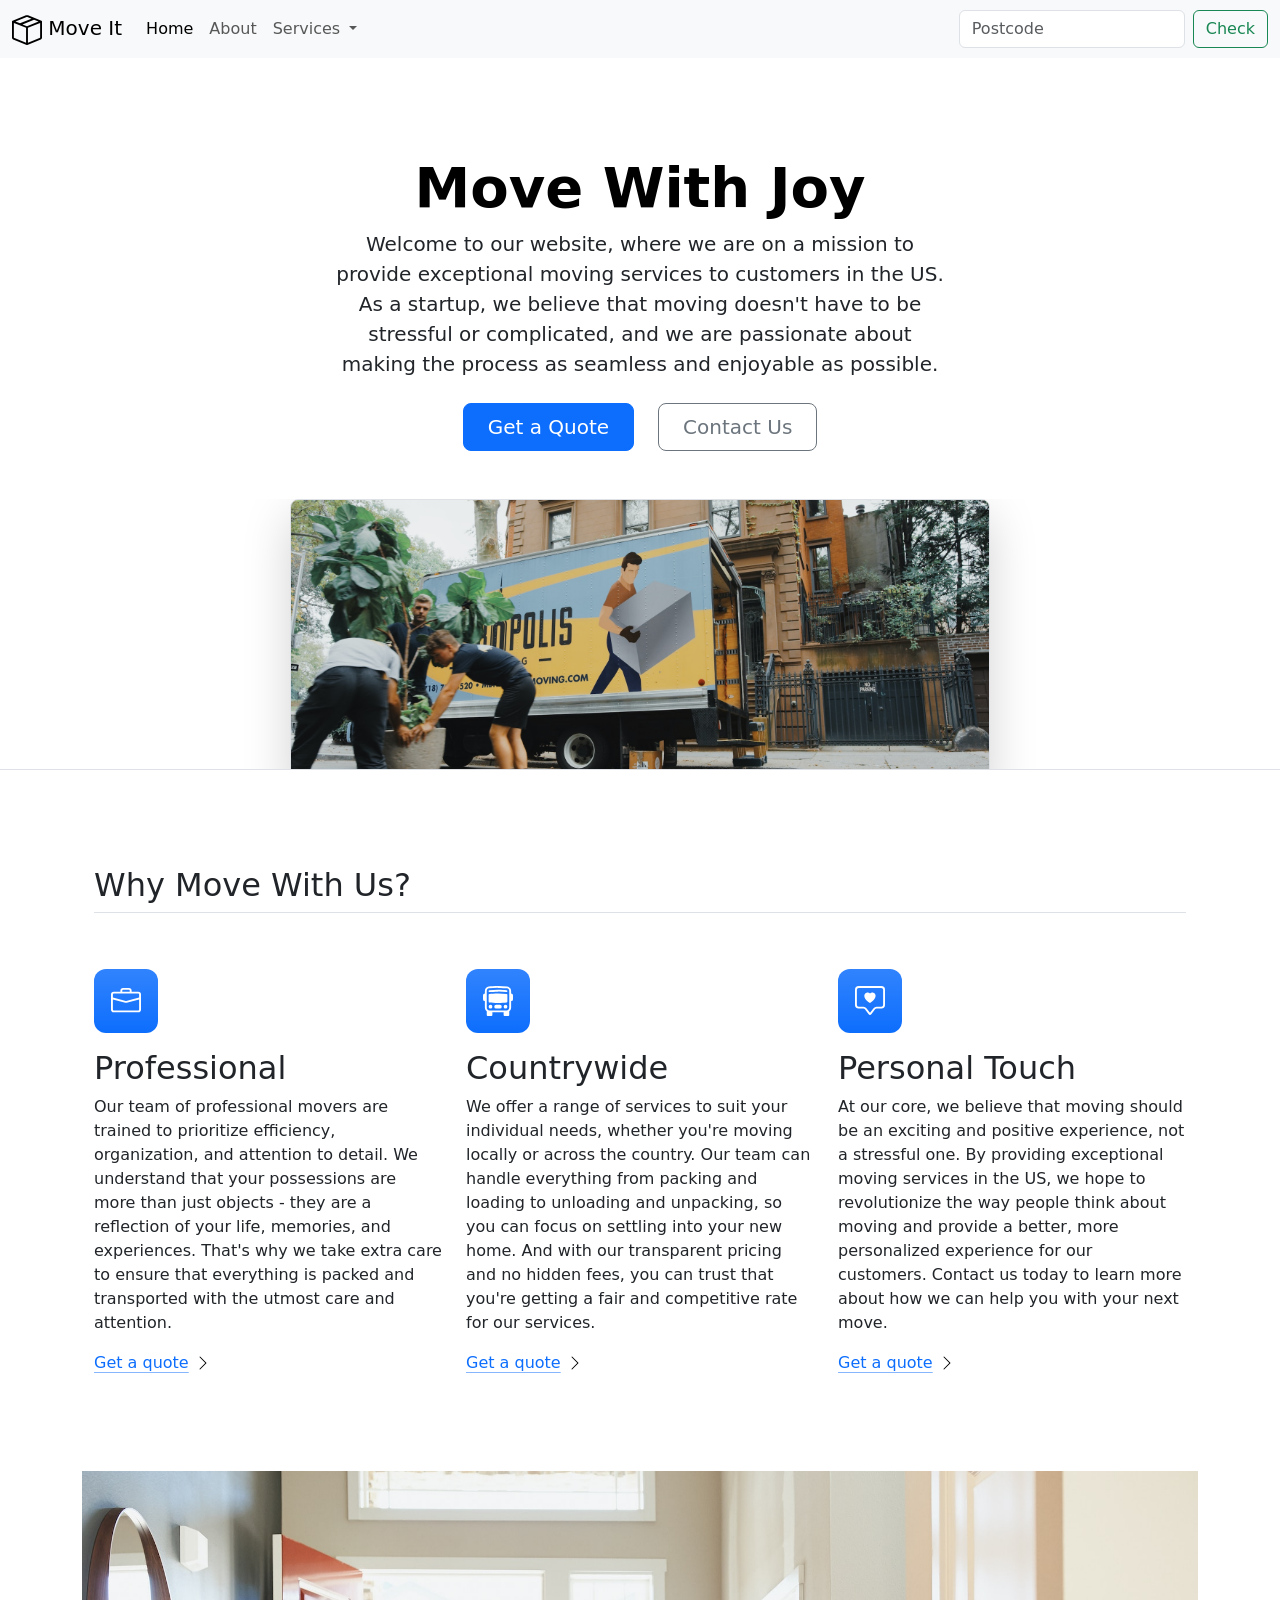
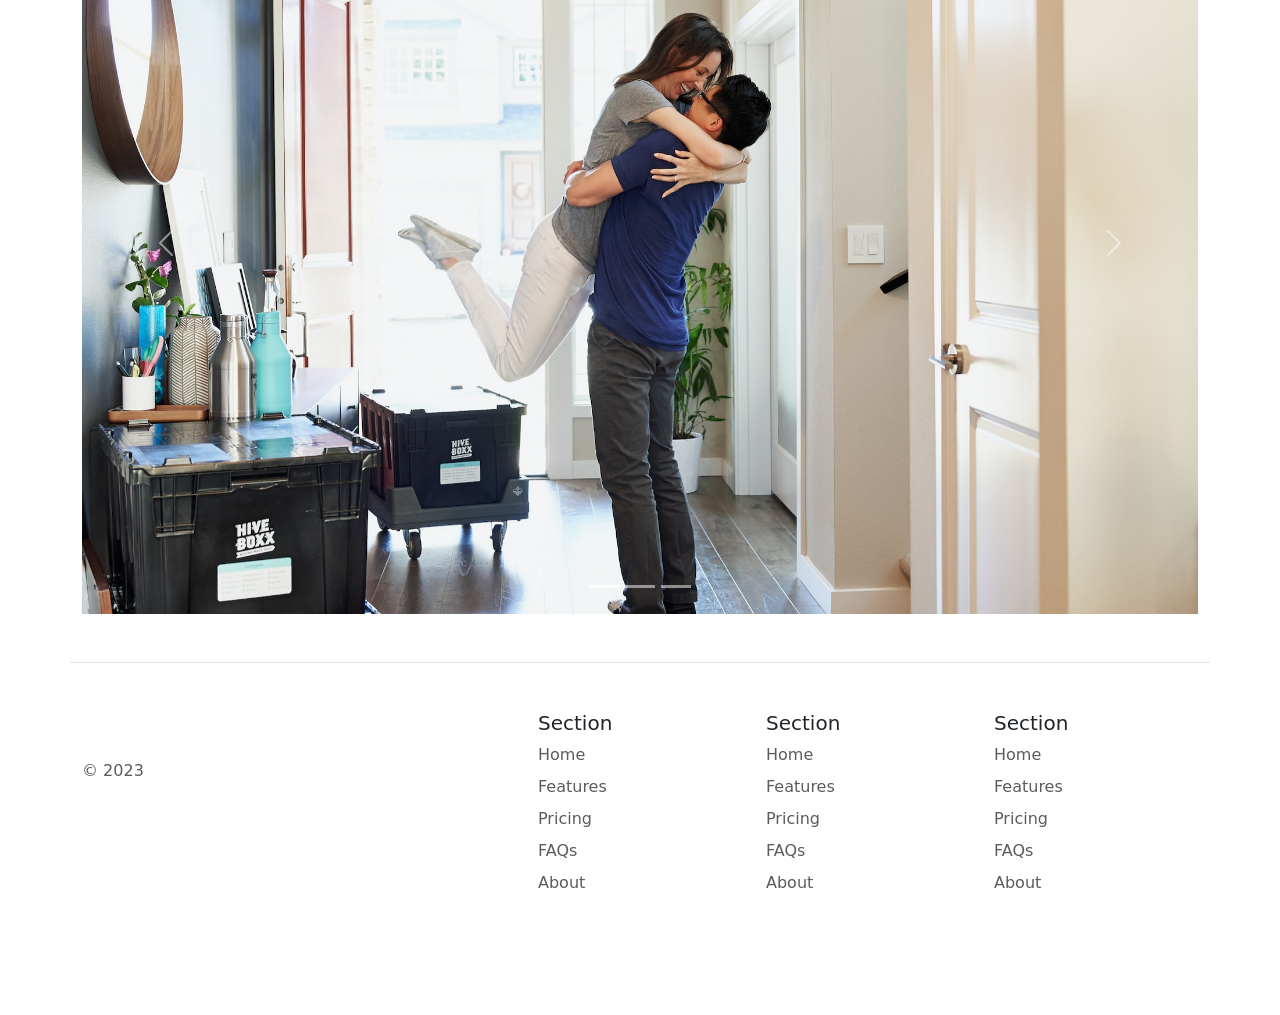
<file: 11.2 Bootstrap Components/solution.html>
<!DOCTYPE html>
<html lang="en">

<head>
  <meta charset="UTF-8">
  <meta name="viewport" content="width=device-width, initial-scale=1.0">
  <title>Bootstrap Components</title>
  <link href="https://cdn.jsdelivr.net/npm/bootstrap@5.3.0-alpha2/dist/css/bootstrap.min.css" rel="stylesheet"
    integrity="sha384-aFq/bzH65dt+w6FI2ooMVUpc+21e0SRygnTpmBvdBgSdnuTN7QbdgL+OapgHtvPp" crossorigin="anonymous">
  <style>
    .feature-icon {
      width: 4rem;
      height: 4rem;
      border-radius: 0.75rem;
    }
  </style>
</head>

<body>

  <nav class="navbar navbar-expand-lg bg-body-tertiary">
    <div class="container-fluid">
      <a class="navbar-brand" href="#"><img src="./box-seam.svg" alt="moveit brand icon" height="30"> Move It</a>
      <button class="navbar-toggler" type="button" data-bs-toggle="collapse" data-bs-target="#navbarSupportedContent"
        aria-controls="navbarSupportedContent" aria-expanded="false" aria-label="Toggle navigation">
        <span class="navbar-toggler-icon"></span>
      </button>
      <div class="collapse navbar-collapse" id="navbarSupportedContent">
        <ul class="navbar-nav me-auto mb-2 mb-lg-0">
          <li class="nav-item">
            <a class="nav-link active" aria-current="page" href="#">Home</a>
          </li>
          <li class="nav-item">
            <a class="nav-link" href="#">About</a>
          </li>
          <li class="nav-item dropdown">
            <a class="nav-link dropdown-toggle" href="#" role="button" data-bs-toggle="dropdown" aria-expanded="false">
              Services
            </a>
            <ul class="dropdown-menu">
              <li><a class="dropdown-item" href="#">Action</a></li>
              <li><a class="dropdown-item" href="#">Another action</a></li>
              <li>
                <hr class="dropdown-divider">
              </li>
              <li><a class="dropdown-item" href="#">Something else here</a></li>
            </ul>
          </li>
        </ul>
        <form class="d-flex" role="search">
          <input class="form-control me-2" type="search" placeholder="Postcode" aria-label="Search">
          <button class="btn btn-outline-success" type="submit">Check</button>
        </form>
      </div>
    </div>
  </nav>


  <div class="px-4 pt-5 my-5 text-center border-bottom">
    <h1 class="display-4 fw-bold text-body-emphasis">Move With Joy</h1>
    <div class="col-lg-6 mx-auto">
      <p class="lead mb-4">Welcome to our website, where we are on a mission to provide exceptional moving services to
        customers in the US. As a
        startup, we believe that moving doesn't have to be stressful or complicated, and we are passionate about making
        the
        process as seamless and enjoyable as possible.
      </p>
      <div class="d-grid gap-2 d-sm-flex justify-content-sm-center mb-5">
        <button type="button" class="btn btn-primary btn-lg px-4 me-sm-3">Get a Quote</button>
        <button type="button" class="btn btn-outline-secondary btn-lg px-4">Contact Us</button>
      </div>
    </div>
    <div class="overflow-hidden" style="max-height: 30vh;">
      <div class="container px-5">
        <img src="./moving-van.jpg" class="img-fluid border rounded-3 shadow-lg mb-4" alt="Example image" width="700"
          height="500" loading="lazy">
      </div>
    </div>
  </div>

  <div class="container px-4 py-5" id="featured-3">
    <h2 class="pb-2 border-bottom">Why Move With Us?</h2>
    <div class="row g-4 py-5 row-cols-1 row-cols-lg-3">
      <div class="feature col">
        <div
          class="feature-icon d-inline-flex align-items-center justify-content-center text-bg-primary bg-gradient fs-2 mb-3">
          <img src="./briefcase.svg" alt="briefcase" height="30">
        </div>
        <h3 class="fs-2">Professional</h3>
        <p>Our team of professional movers are trained to prioritize efficiency, organization, and attention to detail.
          We
          understand that your possessions are more than just objects - they are a reflection of your life, memories,
          and
          experiences. That's why we take extra care to ensure that everything is packed and transported with the utmost
          care and
          attention.</p>
        <a href="#" class="icon-link">
          Get a quote
          <img src="./chevron-right.svg" alt="chevron-right">
        </a>
      </div>
      <div class="feature col">
        <div
          class="feature-icon d-inline-flex align-items-center justify-content-center text-bg-primary bg-gradient fs-2 mb-3">
          <img src="./bus-front.svg" alt="bus-front" height="30">
        </div>
        <h3 class="fs-2">Countrywide</h3>
        <p>We offer a range of services to suit your individual needs, whether you're moving locally or across the
          country. Our
          team can handle everything from packing and loading to unloading and unpacking, so you can focus on settling
          into your
          new home. And with our transparent pricing and no hidden fees, you can trust that you're getting a fair and
          competitive
          rate for our services.</p>
        <a href="#" class="icon-link">
          Get a quote
          <img src="./chevron-right.svg" alt="chevron-right">
        </a>
      </div>
      <div class="feature col">
        <div
          class="feature-icon d-inline-flex align-items-center justify-content-center text-bg-primary bg-gradient fs-2 mb-3">
          <img src="./chat-square-heart.svg" alt="chat-square-heart" height="30">
        </div>
        <h3 class="fs-2">Personal Touch</h3>
        <p>At our core, we believe that moving should be an exciting and positive experience, not a stressful one. By
          providing
          exceptional moving services in the US, we hope to revolutionize the way people think about moving and provide
          a better,
          more personalized experience for our customers. Contact us today to learn more about how we can help you with
          your next
          move.</p>
        <a href="#" class="icon-link">
          Get a quote
          <img src="./chevron-right.svg" alt="chevron-right">
        </a>
      </div>
    </div>
  </div>
  <div class="container">
    <div id="carouselExampleIndicators" class="carousel slide">
      <div class="carousel-indicators">
        <button type="button" data-bs-target="#carouselExampleIndicators" data-bs-slide-to="0" class="active"
          aria-current="true" aria-label="Slide 1"></button>
        <button type="button" data-bs-target="#carouselExampleIndicators" data-bs-slide-to="1"
          aria-label="Slide 2"></button>
        <button type="button" data-bs-target="#carouselExampleIndicators" data-bs-slide-to="2"
          aria-label="Slide 3"></button>
      </div>
      <div class="carousel-inner">
        <div class="carousel-item active">
          <img src="./couple.jpg" class="d-block w-100" alt="couple">
        </div>
        <div class="carousel-item">
          <img src="./dog.jpg" class="d-block w-100" alt="dog">
        </div>
        <div class="carousel-item">
          <img src="./family.jpg" class="d-block w-100" alt="family">
        </div>
      </div>
      <button class="carousel-control-prev" type="button" data-bs-target="#carouselExampleIndicators"
        data-bs-slide="prev">
        <span class="carousel-control-prev-icon" aria-hidden="true"></span>
        <span class="visually-hidden">Previous</span>
      </button>
      <button class="carousel-control-next" type="button" data-bs-target="#carouselExampleIndicators"
        data-bs-slide="next">
        <span class="carousel-control-next-icon" aria-hidden="true"></span>
        <span class="visually-hidden">Next</span>
      </button>
    </div>
  </div>

  <div class="container">
    <footer class="row row-cols-1 row-cols-sm-2 row-cols-md-5 py-5 my-5 border-top">
      <div class="col mb-3">
        <a href="/" class="d-flex align-items-center mb-3 link-body-emphasis text-decoration-none">
          <svg class="bi me-2" width="40" height="32">
            <use xlink:href="#bootstrap"></use>
          </svg>
        </a>
        <p class="text-body-secondary">© 2023</p>
      </div>

      <div class="col mb-3">

      </div>

      <div class="col mb-3">
        <h5>Section</h5>
        <ul class="nav flex-column">
          <li class="nav-item mb-2"><a href="#" class="nav-link p-0 text-body-secondary">Home</a></li>
          <li class="nav-item mb-2"><a href="#" class="nav-link p-0 text-body-secondary">Features</a></li>
          <li class="nav-item mb-2"><a href="#" class="nav-link p-0 text-body-secondary">Pricing</a></li>
          <li class="nav-item mb-2"><a href="#" class="nav-link p-0 text-body-secondary">FAQs</a></li>
          <li class="nav-item mb-2"><a href="#" class="nav-link p-0 text-body-secondary">About</a></li>
        </ul>
      </div>

      <div class="col mb-3">
        <h5>Section</h5>
        <ul class="nav flex-column">
          <li class="nav-item mb-2"><a href="#" class="nav-link p-0 text-body-secondary">Home</a></li>
          <li class="nav-item mb-2"><a href="#" class="nav-link p-0 text-body-secondary">Features</a></li>
          <li class="nav-item mb-2"><a href="#" class="nav-link p-0 text-body-secondary">Pricing</a></li>
          <li class="nav-item mb-2"><a href="#" class="nav-link p-0 text-body-secondary">FAQs</a></li>
          <li class="nav-item mb-2"><a href="#" class="nav-link p-0 text-body-secondary">About</a></li>
        </ul>
      </div>

      <div class="col mb-3">
        <h5>Section</h5>
        <ul class="nav flex-column">
          <li class="nav-item mb-2"><a href="#" class="nav-link p-0 text-body-secondary">Home</a></li>
          <li class="nav-item mb-2"><a href="#" class="nav-link p-0 text-body-secondary">Features</a></li>
          <li class="nav-item mb-2"><a href="#" class="nav-link p-0 text-body-secondary">Pricing</a></li>
          <li class="nav-item mb-2"><a href="#" class="nav-link p-0 text-body-secondary">FAQs</a></li>
          <li class="nav-item mb-2"><a href="#" class="nav-link p-0 text-body-secondary">About</a></li>
        </ul>
      </div>
    </footer>
  </div>
  <script src="https://cdn.jsdelivr.net/npm/bootstrap@5.3.0-alpha3/dist/js/bootstrap.bundle.min.js"
    integrity="sha384-ENjdO4Dr2bkBIFxQpeoTz1HIcje39Wm4jDKdf19U8gI4ddQ3GYNS7NTKfAdVQSZe"
    crossorigin="anonymous"></script>
</body>

</html>
</file>
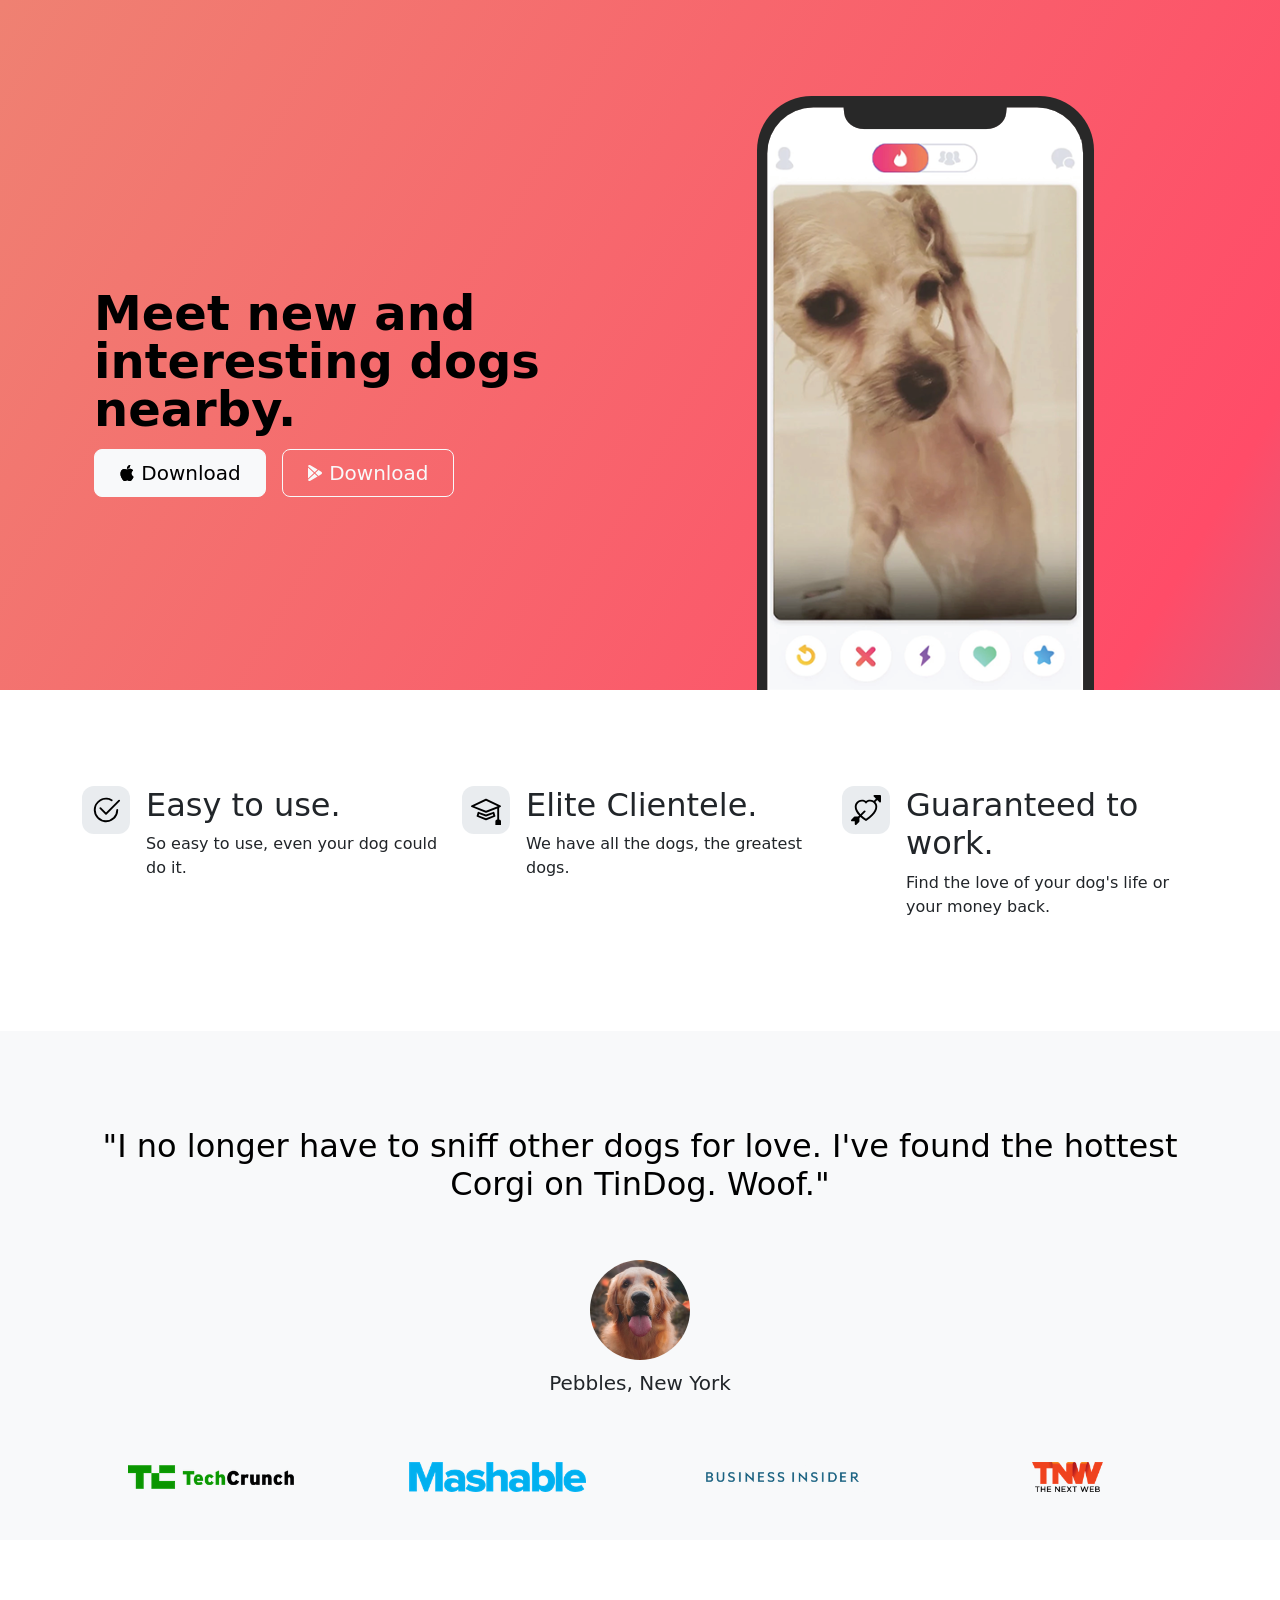
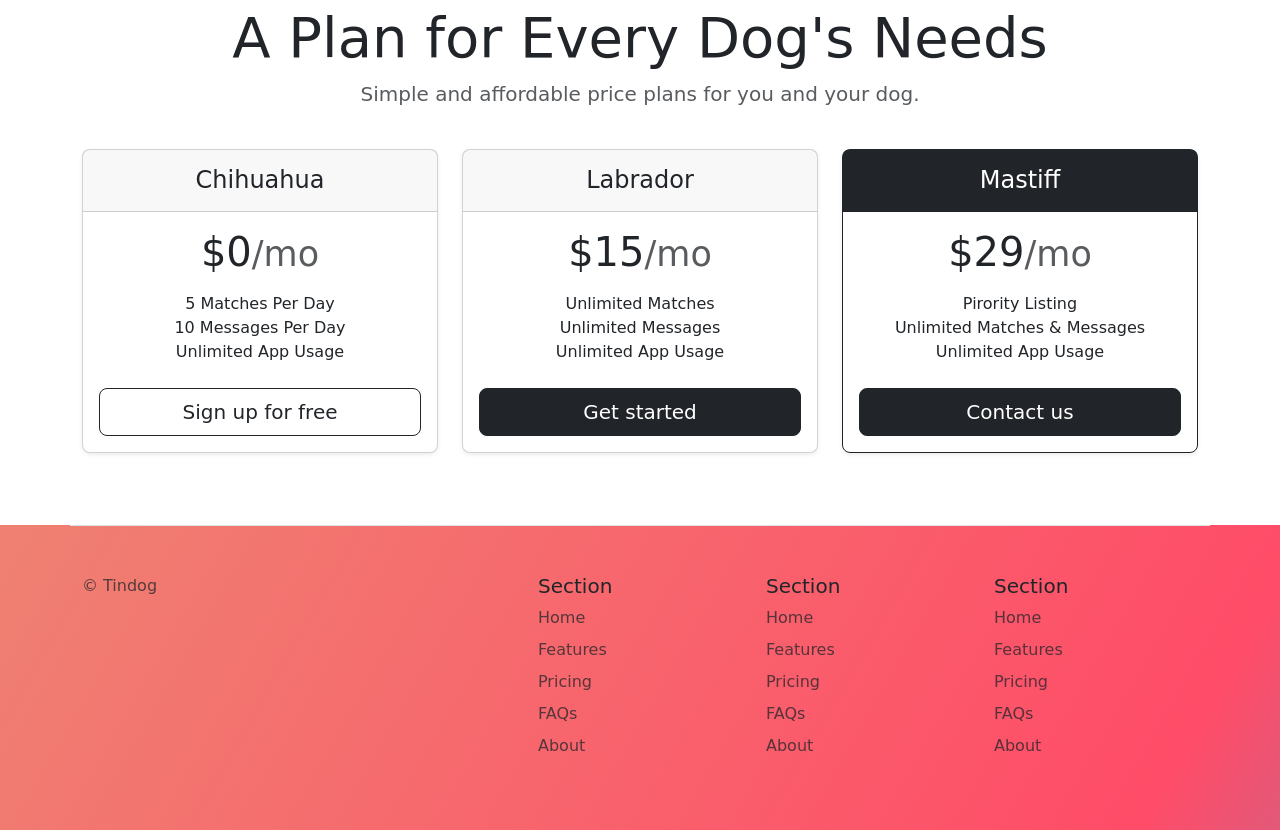
<file: 11.3 TinDog Project/solution.html>
<!DOCTYPE html>
<html lang="en">

<head>
  <meta charset="UTF-8">
  <meta name="viewport" content="width=device-width, initial-scale=1.0">
  <title>TinDog</title>
  <link href="https://cdn.jsdelivr.net/npm/bootstrap@5.3.0-alpha3/dist/css/bootstrap.min.css" rel="stylesheet"
    integrity="sha384-KK94CHFLLe+nY2dmCWGMq91rCGa5gtU4mk92HdvYe+M/SXH301p5ILy+dN9+nJOZ" crossorigin="anonymous">
  <link rel="stylesheet" href="./css/solution.css">
</head>

<body>


  <!-- Title -->
  <section id="title" class="gradient-background">

    <div class="container col-xxl-8 px-4 pt-5">
      <div class="row flex-lg-row-reverse align-items-center g-5 pt-5">
        <div class="col-10 col-sm-8 col-lg-6">
          <img src="./images/iphone.png" class="d-block mx-lg-auto img-fluid" alt="Bootstrap Themes" height="200"
            loading="lazy">
        </div>
        <div class="col-lg-6">
          <h1 class="display-5 fw-bold text-body-emphasis lh-1 mb-3">Meet new and interesting dogs nearby.</h1>

          <div class="d-grid gap-2 d-md-flex justify-content-md-start">
            <button type="button" class="btn btn-light btn-lg px-4 me-md-2"><svg xmlns="http://www.w3.org/2000/svg"
                width="16" height="16" fill="currentColor" class="bi bi-apple mb-1" viewBox="0 0 16 16">
                <path
                  d="M11.182.008C11.148-.03 9.923.023 8.857 1.18c-1.066 1.156-.902 2.482-.878 2.516.024.034 1.52.087 2.475-1.258.955-1.345.762-2.391.728-2.43Zm3.314 11.733c-.048-.096-2.325-1.234-2.113-3.422.212-2.189 1.675-2.789 1.698-2.854.023-.065-.597-.79-1.254-1.157a3.692 3.692 0 0 0-1.563-.434c-.108-.003-.483-.095-1.254.116-.508.139-1.653.589-1.968.607-.316.018-1.256-.522-2.267-.665-.647-.125-1.333.131-1.824.328-.49.196-1.422.754-2.074 2.237-.652 1.482-.311 3.83-.067 4.56.244.729.625 1.924 1.273 2.796.576.984 1.34 1.667 1.659 1.899.319.232 1.219.386 1.843.067.502-.308 1.408-.485 1.766-.472.357.013 1.061.154 1.782.539.571.197 1.111.115 1.652-.105.541-.221 1.324-1.059 2.238-2.758.347-.79.505-1.217.473-1.282Z" />
                <path
                  d="M11.182.008C11.148-.03 9.923.023 8.857 1.18c-1.066 1.156-.902 2.482-.878 2.516.024.034 1.52.087 2.475-1.258.955-1.345.762-2.391.728-2.43Zm3.314 11.733c-.048-.096-2.325-1.234-2.113-3.422.212-2.189 1.675-2.789 1.698-2.854.023-.065-.597-.79-1.254-1.157a3.692 3.692 0 0 0-1.563-.434c-.108-.003-.483-.095-1.254.116-.508.139-1.653.589-1.968.607-.316.018-1.256-.522-2.267-.665-.647-.125-1.333.131-1.824.328-.49.196-1.422.754-2.074 2.237-.652 1.482-.311 3.83-.067 4.56.244.729.625 1.924 1.273 2.796.576.984 1.34 1.667 1.659 1.899.319.232 1.219.386 1.843.067.502-.308 1.408-.485 1.766-.472.357.013 1.061.154 1.782.539.571.197 1.111.115 1.652-.105.541-.221 1.324-1.059 2.238-2.758.347-.79.505-1.217.473-1.282Z" />
              </svg> Download</button>
            <button type="button" class="btn btn-outline-light btn-lg px-4"><svg xmlns="http://www.w3.org/2000/svg"
                width="16" height="16" fill="currentColor" class="bi bi-google-play mb-1" viewBox="0 0 16 16">
                <path
                  d="M14.222 9.374c1.037-.61 1.037-2.137 0-2.748L11.528 5.04 8.32 8l3.207 2.96 2.694-1.586Zm-3.595 2.116L7.583 8.68 1.03 14.73c.201 1.029 1.36 1.61 2.303 1.055l7.294-4.295ZM1 13.396V2.603L6.846 8 1 13.396ZM1.03 1.27l6.553 6.05 3.044-2.81L3.333.215C2.39-.341 1.231.24 1.03 1.27Z" />
              </svg> Download</button>
          </div>
        </div>
      </div>
    </div>
  </section>
  <!-- Features -->
  <section id="features">
    <div class="container mt-5">
      <div class="row g-4 py-5 row-cols-1 row-cols-lg-3">
        <div class="col d-flex align-items-start">
          <div
            class="icon-square text-body-emphasis bg-body-secondary d-inline-flex align-items-center justify-content-center fs-4 flex-shrink-0 me-3">
            <svg xmlns="http://www.w3.org/2000/svg" height="30" fill="currentColor" class="bi bi-check2-circle"
              viewBox="0 0 16 16">
              <path
                d="M2.5 8a5.5 5.5 0 0 1 8.25-4.764.5.5 0 0 0 .5-.866A6.5 6.5 0 1 0 14.5 8a.5.5 0 0 0-1 0 5.5 5.5 0 1 1-11 0z" />
              <path
                d="M15.354 3.354a.5.5 0 0 0-.708-.708L8 9.293 5.354 6.646a.5.5 0 1 0-.708.708l3 3a.5.5 0 0 0 .708 0l7-7z" />
            </svg>
          </div>
          <div>
            <h3 class="fs-2">Easy to use.</h3>
            <p>So easy to use, even your dog could do it.</p>

          </div>
        </div>
        <div class="col d-flex align-items-start">
          <div
            class="icon-square text-body-emphasis bg-body-secondary d-inline-flex align-items-center justify-content-center fs-4 flex-shrink-0 me-3">
            <svg xmlns="http://www.w3.org/2000/svg" height="30" fill="currentColor" class="bi bi-mortarboard"
              viewBox="0 0 16 16">
              <path
                d="M8.211 2.047a.5.5 0 0 0-.422 0l-7.5 3.5a.5.5 0 0 0 .025.917l7.5 3a.5.5 0 0 0 .372 0L14 7.14V13a1 1 0 0 0-1 1v2h3v-2a1 1 0 0 0-1-1V6.739l.686-.275a.5.5 0 0 0 .025-.917l-7.5-3.5ZM8 8.46 1.758 5.965 8 3.052l6.242 2.913L8 8.46Z" />
              <path
                d="M4.176 9.032a.5.5 0 0 0-.656.327l-.5 1.7a.5.5 0 0 0 .294.605l4.5 1.8a.5.5 0 0 0 .372 0l4.5-1.8a.5.5 0 0 0 .294-.605l-.5-1.7a.5.5 0 0 0-.656-.327L8 10.466 4.176 9.032Zm-.068 1.873.22-.748 3.496 1.311a.5.5 0 0 0 .352 0l3.496-1.311.22.748L8 12.46l-3.892-1.556Z" />
            </svg>
          </div>
          <div>
            <h3 class="fs-2">Elite Clientele.</h3>
            <p>We have all the dogs, the greatest dogs.</p>

          </div>
        </div>
        <div class="col d-flex align-items-start">
          <div
            class="icon-square text-body-emphasis bg-body-secondary d-inline-flex align-items-center justify-content-center fs-4 flex-shrink-0 me-3">
            <svg xmlns="http://www.w3.org/2000/svg" height="30" fill="currentColor" class="bi bi-arrow-through-heart"
              viewBox="0 0 16 16">
              <path fill-rule="evenodd"
                d="M2.854 15.854A.5.5 0 0 1 2 15.5V14H.5a.5.5 0 0 1-.354-.854l1.5-1.5A.5.5 0 0 1 2 11.5h1.793l.53-.53c-.771-.802-1.328-1.58-1.704-2.32-.798-1.575-.775-2.996-.213-4.092C3.426 2.565 6.18 1.809 8 3.233c1.25-.98 2.944-.928 4.212-.152L13.292 2 12.147.854A.5.5 0 0 1 12.5 0h3a.5.5 0 0 1 .5.5v3a.5.5 0 0 1-.854.354L14 2.707l-1.006 1.006c.236.248.44.531.6.845.562 1.096.585 2.517-.213 4.092-.793 1.563-2.395 3.288-5.105 5.08L8 13.912l-.276-.182a21.86 21.86 0 0 1-2.685-2.062l-.539.54V14a.5.5 0 0 1-.146.354l-1.5 1.5Zm2.893-4.894A20.419 20.419 0 0 0 8 12.71c2.456-1.666 3.827-3.207 4.489-4.512.679-1.34.607-2.42.215-3.185-.817-1.595-3.087-2.054-4.346-.761L8 4.62l-.358-.368c-1.259-1.293-3.53-.834-4.346.761-.392.766-.464 1.845.215 3.185.323.636.815 1.33 1.519 2.065l1.866-1.867a.5.5 0 1 1 .708.708L5.747 10.96Z" />
            </svg>
          </div>
          <div>
            <h3 class="fs-2">Guaranteed to work.</h3>
            <p>Find the love of your dog's life or your money back.</p>

          </div>
        </div>
      </div>
    </div>
  </section>
  <!-- Testimonial -->
  <section id="testimonial">
    <div class="my-5">
      <div class="p-5 text-center bg-body-tertiary">
        <div class="container py-5">
          <h2 class="text-body-emphasis">"I no longer have to sniff other dogs for love. I've found the hottest Corgi on
            TinDog. Woof."</h2>
          <img class="profile-img mt-5" src="./images/dog-img.jpg" alt="dog image">
          <p class="col-lg-8 mx-auto lead mt-2">
            Pebbles, New York
          </p>
        </div>

        <div class="container">
          <div class="row">
            <div class="col-lg-3 col-sm-12">
              <img src="./images/techcrunch.png" alt="techcrunch" height="30">
            </div>
            <div class="col-lg-3 col-sm-12">
              <img src="./images/mashable.png" alt="mashable" height="30">
            </div>
            <div class="col-lg-3 col-sm-12">
              <img src="./images/bizinsider.png" alt="bizinsider" height="30">
            </div>
            <div class="col-lg-3 col-sm-12">
              <img src="./images/tnw.png" alt="tnw" height="30">
            </div>
          </div>
        </div>
      </div>
    </div>
  </section>
  <!-- Pricing -->
  <section id="pricing">
    <div class="container">
      <div class="pricing-header p-3 pb-md-4 mx-auto text-center">
        <h2 class="display-4 fw-normal">A Plan for Every Dog's Needs</h2>
        <p class="fs-5 text-body-secondary">Simple and affordable price plans for you and your dog.
      </div>
      <div class="row row-cols-1 row-cols-md-3 mb-3 text-center">
        <div class="col">
          <div class="card mb-4 rounded-3 shadow-sm">
            <div class="card-header py-3">
              <h4 class="my-0 fw-normal">Chihuahua</h4>
            </div>
            <div class="card-body">
              <h1 class="card-title pricing-card-title">$0<small class="text-body-secondary fw-light">/mo</small></h1>
              <ul class="list-unstyled mt-3 mb-4">
                <li>5 Matches Per Day</li>
                <li>10 Messages Per Day</li>
                <li>Unlimited App Usage</li>
              </ul>
              <button type="button" class="w-100 btn btn-lg btn-outline-dark">Sign up for free</button>
            </div>
          </div>
        </div>
        <div class="col">
          <div class="card mb-4 rounded-3 shadow-sm">
            <div class="card-header py-3">
              <h4 class="my-0 fw-normal">Labrador</h4>
            </div>
            <div class="card-body">
              <h1 class="card-title pricing-card-title">$15<small class="text-body-secondary fw-light">/mo</small></h1>
              <ul class="list-unstyled mt-3 mb-4">
                <li>Unlimited Matches</li>
                <li>Unlimited Messages</li>
                <li>Unlimited App Usage</li>
              </ul>
              <button type="button" class="w-100 btn btn-lg btn-dark">Get started</button>
            </div>
          </div>
        </div>
        <div class="col">
          <div class="card mb-4 rounded-3 shadow-sm border-dark">
            <div class="card-header py-3 text-bg-dark border-dark">
              <h4 class="my-0 fw-normal">Mastiff</h4>
            </div>
            <div class="card-body">
              <h1 class="card-title pricing-card-title">$29<small class="text-body-secondary fw-light">/mo</small></h1>
              <ul class="list-unstyled mt-3 mb-4">
                <li>Pirority Listing</li>
                <li>Unlimited Matches & Messages</li>
                <li>Unlimited App Usage</li>
              </ul>
              <button type="button" class="w-100 btn btn-lg btn-dark">Contact us</button>
            </div>
          </div>
        </div>
      </div>
    </div>
  </section>
  <!-- Footer -->
  <section id="contact" class="gradient-background">
    <div class="container ">
      <footer class="row row-cols-1 row-cols-sm-2 row-cols-md-5 py-5 mt-5 border-top">
        <div class="col mb-3">

          <p class="text-body-secondary">© Tindog</p>
        </div>

        <div class="col mb-3">

        </div>

        <div class="col mb-3">
          <h5>Section</h5>
          <ul class="nav flex-column">
            <li class="nav-item mb-2"><a href="#" class="nav-link p-0 text-body-secondary">Home</a></li>
            <li class="nav-item mb-2"><a href="#" class="nav-link p-0 text-body-secondary">Features</a></li>
            <li class="nav-item mb-2"><a href="#" class="nav-link p-0 text-body-secondary">Pricing</a></li>
            <li class="nav-item mb-2"><a href="#" class="nav-link p-0 text-body-secondary">FAQs</a></li>
            <li class="nav-item mb-2"><a href="#" class="nav-link p-0 text-body-secondary">About</a></li>
          </ul>
        </div>

        <div class="col mb-3">
          <h5>Section</h5>
          <ul class="nav flex-column">
            <li class="nav-item mb-2"><a href="#" class="nav-link p-0 text-body-secondary">Home</a></li>
            <li class="nav-item mb-2"><a href="#" class="nav-link p-0 text-body-secondary">Features</a></li>
            <li class="nav-item mb-2"><a href="#" class="nav-link p-0 text-body-secondary">Pricing</a></li>
            <li class="nav-item mb-2"><a href="#" class="nav-link p-0 text-body-secondary">FAQs</a></li>
            <li class="nav-item mb-2"><a href="#" class="nav-link p-0 text-body-secondary">About</a></li>
          </ul>
        </div>

        <div class="col mb-3">
          <h5>Section</h5>
          <ul class="nav flex-column">
            <li class="nav-item mb-2"><a href="#" class="nav-link p-0 text-body-secondary">Home</a></li>
            <li class="nav-item mb-2"><a href="#" class="nav-link p-0 text-body-secondary">Features</a></li>
            <li class="nav-item mb-2"><a href="#" class="nav-link p-0 text-body-secondary">Pricing</a></li>
            <li class="nav-item mb-2"><a href="#" class="nav-link p-0 text-body-secondary">FAQs</a></li>
            <li class="nav-item mb-2"><a href="#" class="nav-link p-0 text-body-secondary">About</a></li>
          </ul>
        </div>
      </footer>
    </div>
  </section>
</body>

</html>
</file>
<file: 11.3 TinDog Project/css/style.css>
.gradient-background {
  background: linear-gradient(300deg, #00bfff, #ff4c68, #ef8172);
  background-size: 180% 180%;
  animation: gradient-animation 18s ease infinite;
  height: 700px;
  width: auto;
  display: flex;
  flex-direction: row;
  
}
.d-block{
  float: right;
  position: relative;
  left: 400px;
  top: 100px;
  padding-top: 5px;
  
}
.display-5{
  position: relative;
  left: 200px;
 padding-top: 200px;
 font-weight: bold;
}


@keyframes gradient-animation {
  0% {
    background-position: 0% 50%;
  }
  50% {
    background-position: 100% 50%;
  }
  100% {
    background-position: 0% 50%;
  }
}
h2{
  text-align: center;
}

.icon-square {
  width: 3rem;
  height: 3rem;
  border-radius: 0.75rem;
}

.profile-img {
  height: 100px;
  border-radius: 50%;
}

footer{
  background: linear-gradient(300deg, #00bfff, #ff4c68, #ef8172);
  background-size: 180% 180%;
  animation: gradient-animation 18s ease infinite;
}
</file>
<file: 11.3 TinDog Project/css/solution.css>
.gradient-background {
  background: linear-gradient(300deg, #00bfff, #ff4c68, #ef8172);
  background-size: 180% 180%;
  animation: gradient-animation 18s ease infinite;
}

@keyframes gradient-animation {
  0% {
    background-position: 0% 50%;
  }
  50% {
    background-position: 100% 50%;
  }
  100% {
    background-position: 0% 50%;
  }
}

.icon-square {
  width: 3rem;
  height: 3rem;
  border-radius: 0.75rem;
}

.profile-img {
  border-radius: 50%;
  height: 100px;
}
</file>
